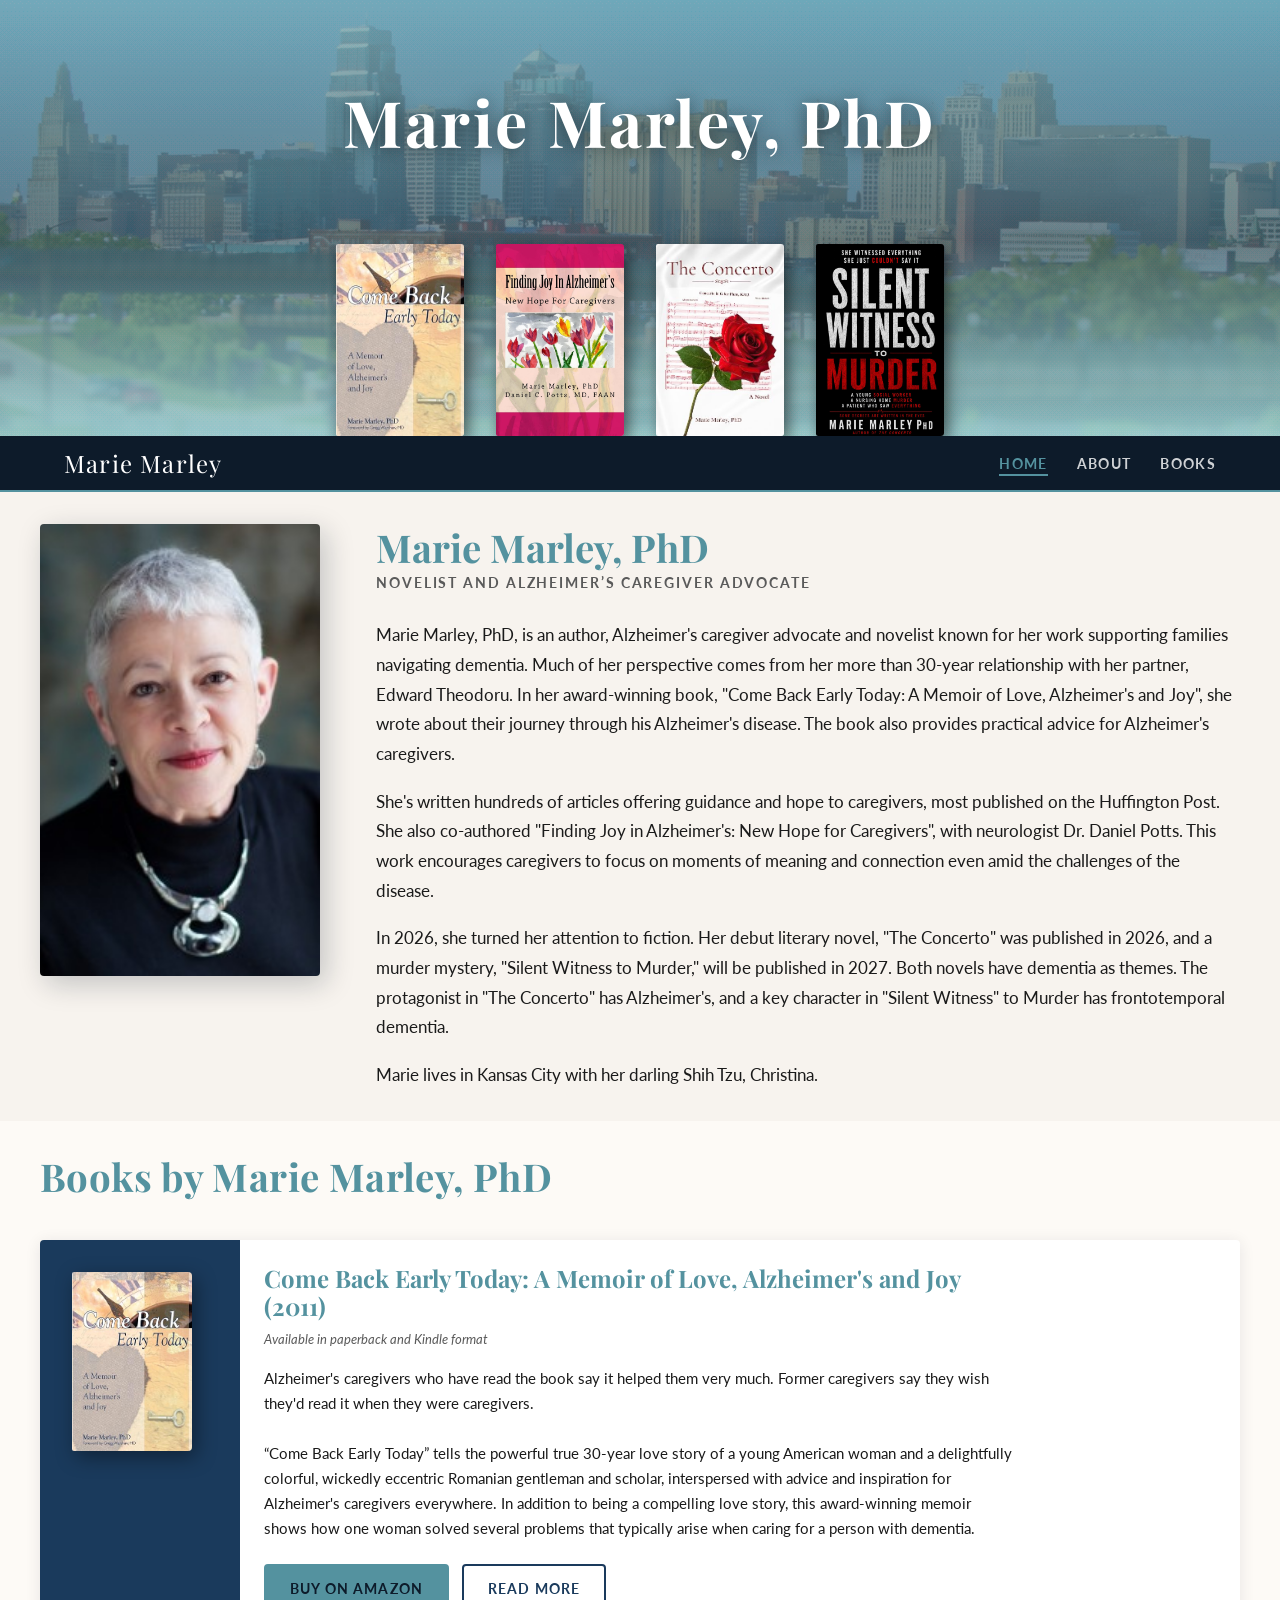
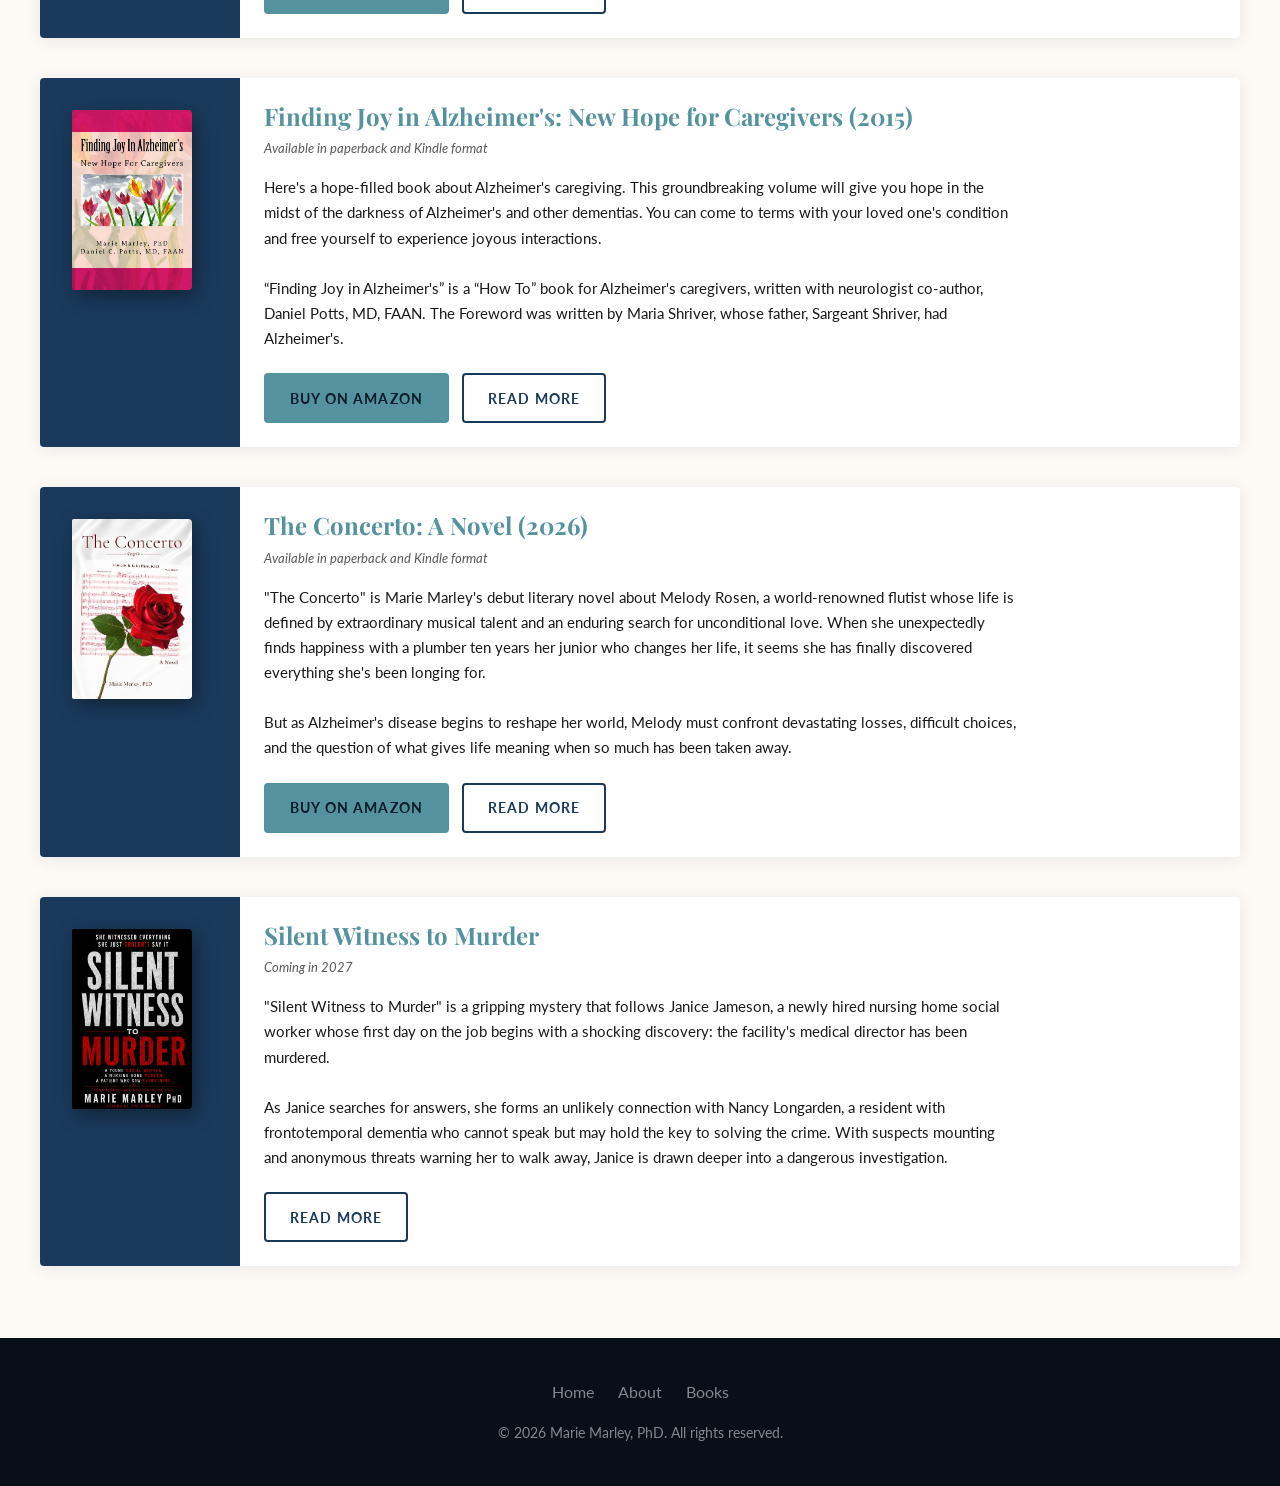
<file: index.html>
<!doctype html>
<html lang="en">
  <head>
    <meta charset="UTF-8" />
    <meta name="viewport" content="width=device-width, initial-scale=1.0" />

    <!-- === SEO Meta === -->
    <title>
      Marie Marley, PhD — Author | Novelist &amp; Alzheimer's Caregiving Expert
    </title>
    <meta
      name="description"
      content="Marie Marley, PhD, is the author of an award-winning memoir about her relationship with a colorful Romanian gentleman who developed Alzheimer's, a 'How To' book for Alzheimer's caregivers, a literary novel and a forthcoming mystery. She lives in Kansas City with her little Shih Tzu, Christina."
    />
    <meta
      name="keywords"
      content="Marie Marley,Marley,Come Back Early Today,Finding Joy in Alzheimer's,Finding Joy,The Concerto,Silent Witness to Murder,Silent Witness,Books about dementia,Books about Alzheimer's,Dementia, Alzheimer's"
    />
    <meta name="author" content="Marie Marley, PhD" />
    <meta name="robots" content="index, follow" />
    <link rel="canonical" href="https://www.mariemarley.com/" />

    <!-- === Open Graph === -->
    <meta property="og:type" content="website" />
    <meta
      property="og:title"
      content="Marie Marley, PhD — Author &amp; Caregiver Advocate"
    />
    <meta
      property="og:description"
      content="Marie Marley, PhD, is the author of an award-winning memoir about her relationship with a colorful Romanian gentleman who developed Alzheimer's, a 'How To' book for Alzheimer's caregivers, a literary novel and a forthcoming mystery. She lives in Kansas City with her little Shih Tzu, Christina."
    />
    <meta property="og:url" content="https://www.mariemarley.com/" />
    <meta property="og:site_name" content="Marie Marley, PhD" />
    <meta property="og:image" content="https://www.mariemarley.com/Marie.jpg" />

    <!-- === Twitter Card === -->
    <meta name="twitter:card" content="summary_large_image" />
    <meta name="twitter:title" content="Marie Marley, PhD — Author" />
    <meta
      name="twitter:description"
      content="Marie Marley, PhD, is the author of an award-winning memoir about her relationship with a colorful Romanian gentleman who developed Alzheimer's, a 'How To' book for Alzheimer's caregivers, a literary novel and a forthcoming mystery. She lives in Kansas City with her little Shih Tzu, Christina."
    />
    <meta
      name="twitter:image"
      content="https://www.mariemarley.com/Marie.jpg"
    />

    <!-- === Fonts === -->
    <link rel="preconnect" href="https://fonts.googleapis.com" />
    <link rel="preconnect" href="https://fonts.gstatic.com" crossorigin />
    <link
      href="https://fonts.googleapis.com/css2?family=Playfair+Display:ital,wght@0,400;0,700;1,400&family=Lato:wght@400;700&display=swap"
      rel="stylesheet"
    />

    <link rel="stylesheet" href="style.css" />

    <!-- === Schema.org JSON-LD === -->
    <script type="application/ld+json">
      {
        "@context": "https://schema.org",
        "@graph": [
          {
            "@type": "Person",
            "@id": "https://www.mariemarley.com/#author",
            "name": "Marie Marley",
            "honorificSuffix": "PhD",
            "jobTitle": "Author, Caregiver Advocate",
            "url": "https://www.mariemarley.com/",
            "image": "https://www.mariemarley.com/Marie.jpg",
            "description": "Marie Marley, PhD, is the author of an award-winning memoir, a “How To” book for Alzheimer's caregivers, a literary novel and a forthcoming mystery. She lives in Kansas City with her little Shih Tzu, Christina. ",
            "sameAs": ["https://www.amazon.com/author/mariemarley"]
          },
          {
            "@type": "WebSite",
            "@id": "https://www.mariemarley.com/#website",
            "url": "https://www.mariemarley.com/",
            "name": "Marie Marley, PhD",
            "description": "Official author website of Marie Marley, PhD.",
            "author": { "@id": "https://www.mariemarley.com/#author" }
          },
          {
            "@type": "Book",
            "name": "Come Back Early Today",
            "author": { "@id": "https://www.mariemarley.com/#author" },
            "url": "https://www.mariemarley.com/books/come-back-early-today.html",
            "description": "Award-winning 'Come Back Early Today' tells the powerful love story of a young American woman and a delightfully colorful, wickedly eccentric Romanian gentleman and scholar, with a focus on the time he had Alzheimer's. Caregivers say the book helped them very much; former caregivers say they wish they'd had it when they were caregivers.",
            "genre": "Memoir, Creative nonfiction"
          },
          {
            "@type": "Book",
            "name": "Finding Joy in Alzheimers",
            "author": { "@id": "https://www.mariemarley.com/#author" },
            "url": "https://www.mariemarley.com/books/finding-joy-in-alzheimers.html",
            "description": "'Finding Joy in Alzheimer's' is a “How To” book for Alzheimer's caregivers. This groundbreaking volume will give you hope in the midst of the darkness of Alzheimer's and other dementias. It will help you come to terms with your loved one's condition and free yourself to experience joyous interactions.",
            "genre": "Self Help, Nonfiction"
          },
          {
            "@type": "Book",
            "name": "The Concerto",
            "author": { "@id": "https://www.mariemarley.com/#author" },
            "url": "https://www.mariemarley.com/books/the-concerto.html",
            "description": "'The Concerto' tells the tale of Melody Rosen, a world-famous flute player, who falls in love with and marries a plumber. Her primary goal in life is to find unconditional love. But after she develops Alzheimer's, life goes steadily downhill and it seems she won't live to achieve her goal.",
            "genre": "Literary fiction, Fiction"
          },
          {
            "@type": "Book",
            "name": "Silent Witness to Murder",
            "author": { "@id": "https://www.mariemarley.com/#author" },
            "url": "https://www.mariemarley.com/books/silent-witness-to-murder.html",
            "description": "The last person Janice Jameson expects to see her first day on the job is the nursing home's elderly medical director, Marvin Donaldson. He's dead. “Silent Witness to Murder,” coming in July 2007, is a mystery about a young social worker turned amateur sleuth. To solve the crime, she must develop a bond and learn to communicate nonverbally with Nancy Longarden, a nursing home resident who is the only witness to the murder. Unfortunately, Nancy has frontotemporal dementia, which has rendered her unable to speak.",
            "genre": "Mystery, Fiction"
          }
        ]
      }
    </script>
    <meta http-equiv="X-Clacks-Overhead" content="GNU Terry Pratchett" />
  </head>

  <body>
    <!-- ======= SITE HEADER: Cityscape + Author Name ======= -->
    <header class="site-header" role="banner">
      <img
        src="kc-skyline-upscaled.png"
        alt="Kansas city skyline with aqua sky"
        class="hero-cityscape"
        aria-hidden="true"
      />
      <div class="hero-overlay" aria-hidden="true"></div>
      <div class="hero-content">
        <h1 class="hero-name">Marie Marley, PhD</h1>
      </div>

      <!-- ===== BOOKSHELF ===== -->
      <div class="shelf-wrapper">
        <div class="shelf-inner">
          <nav class="shelf-books" aria-label="Books by Marie Marley">
            <a
              href="books/come-back-early-today.html"
              class="shelf-book"
              aria-label="Come Back Early Today — Read more"
            >
              <img
                src="cbet-cover.jpg"
                alt="Come Back Early Today book cover"
                width="130"
                height="195"
              />
              <span class="shelf-book-label">Come Back<br />Early Today</span>
            </a>

            <a
              href="books/finding-joy-in-alzheimers.html"
              class="shelf-book"
              aria-label="Finding Joy in Alzheimers — Read more"
            >
              <img
                src="fjia-cover.jpg"
                alt="Finding Joy in Alzheimers book cover"
                width="130"
                height="195"
              />
              <span class="shelf-book-label"
                >Finding Joy<br />in Alzheimers</span
              >
            </a>

            <a
              href="books/the-concerto.html"
              class="shelf-book"
              aria-label="The Concerto — Read more"
            >
              <img
                src="concerto-cover.jpg"
                alt="The Concerto book cover"
                width="130"
                height="195"
              />
              <span class="shelf-book-label">The Concerto<br /> </span>
            </a>

            <a
              href="books/silent-witness-to-murder.html"
              class="shelf-book"
              aria-label="Silent Witness to Murder — Read more"
            >
              <img
                src="swtm-cover.jpg"
                alt="Silent Witness to Murder book cover"
                width="130"
                height="195"
              />
              <span class="shelf-book-label"
                >Silent Witness to Murder<br />
                Coming 2027</span
              >
            </a>
          </nav>
        </div>
      </div>
    </header>

    <!-- ======= STICKY NAV ======= -->
    <nav class="site-nav" role="navigation" aria-label="Main navigation">
      <div class="site-nav-inner">
        <a href="index.html" class="nav-logo">Marie <span>Marley</span></a>
        <ul class="nav-links">
          <li>
            <a href="index.html" class="active" aria-current="page">Home</a>
          </li>
          <li><a href="#about">About</a></li>
          <li><a href="#books">Books</a></li>
        </ul>
      </div>
    </nav>

    <main id="main-content">
      <!-- ======= ABOUT / BIO ======= -->
      <section class="about-section" id="about" aria-labelledby="about-heading">
        <div class="about-inner">
          <div class="about-photo-wrap">
            <img
              src="Marie.jpg"
              alt="Portrait of Marie Marley, PhD, author, Novelist and Caregiver Advocate"
              class="about-photo"
              width="300"
              height="360"
            />
          </div>

          <div class="about-text">
            <h2 id="about-heading">Marie Marley, PhD</h2>
            <span class="author-credential"
              >Novelist and Alzheimer&rsquo;s Caregiver Advocate</span
            >
            <p>
              Marie Marley, PhD, is an author, Alzheimer's caregiver advocate
              and novelist known for her work supporting families navigating
              dementia. Much of her perspective comes from her more than 30-year
              relationship with her partner, Edward Theodoru. In her
              award-winning book, "Come Back Early Today: A Memoir of Love,
              Alzheimer's and Joy", she wrote about their journey through his
              Alzheimer's disease. The book also provides practical advice for
              Alzheimer's caregivers.
            </p>
            <p>
              She's written hundreds of articles offering guidance and hope to
              caregivers, most published on the Huffington Post. She also
              co-authored "Finding Joy in Alzheimer's: New Hope for Caregivers",
              with neurologist Dr. Daniel Potts. This work encourages caregivers
              to focus on moments of meaning and connection even amid the
              challenges of the disease.
            </p>
            <p>
              In 2026, she turned her attention to fiction. Her debut literary
              novel, "The Concerto" was published in 2026, and a murder mystery,
              "Silent Witness to Murder," will be published in 2027. Both novels
              have dementia as themes. The protagonist in "The Concerto" has
              Alzheimer's, and a key character in "Silent Witness" to Murder has
              frontotemporal dementia.
            </p>
            <p>
              Marie lives in Kansas City with her darling
              Shih Tzu, Christina.
            </p>
          </div>
        </div>
      </section>

      <!-- ======= BOOKS ======= -->
      <section class="books-section" id="books" aria-labelledby="books-heading">
        <div class="books-section-inner">
          <h2 class="section-heading" id="books-heading">
            Books by Marie Marley, PhD
          </h2>

          <div class="books-grid">
            <!-- Book 1 -->
            <article
              class="book-card"
              itemscope
              itemtype="https://schema.org/Book"
            >
              <div class="book-card-cover">
                <a
                  href="books/come-back-early-today.html"
                  aria-label="Come Back Early Today — Read more"
                >
                  <img
                    src="cbet-cover.jpg"
                    alt="Come Back Early Today book cover"
                    itemprop="image"
                    width="160"
                    height="240"
                  />
                </a>
              </div>
              <div class="book-card-body">
                <h3 class="book-card-title" itemprop="name">
                  <a
                    href="books/come-back-early-today.html"
                    class="book-card-title"
                    aria-label="Read more about Come Back Early Today"
                  >
                    Come Back Early Today: A Memoir of Love, Alzheimer's and Joy
                    (2011)
                  </a>
                </h3>
                <p
                  class="book-card-subtitle"
                  itemprop="author"
                  content="Marie Marley, PhD"
                >
                  Available in paperback and Kindle format
                </p>
                <p class="book-card-desc" itemprop="description">
                  Alzheimer's caregivers who have read the book say it helped
                  them very much. Former caregivers say they wish they'd read it
                  when they were caregivers.<br />
                  <br />“Come Back Early Today” tells the powerful true 30-year
                  love story of a young American woman and a delightfully
                  colorful, wickedly eccentric Romanian gentleman and scholar,
                  interspersed with advice and inspiration for Alzheimer's
                  caregivers everywhere. In addition to being a compelling love
                  story, this award-winning memoir shows how one woman solved
                  several problems that typically arise when caring for a person
                  with dementia.
                </p>
                <div class="book-card-links">
                  <a
                    href="https://a.co/d/095ijXGt"
                    class="btn btn-primary"
                    target="_blank"
                    rel="noopener noreferrer"
                    aria-label="Buy Come Back Early Today on Amazon"
                    >Buy on Amazon</a
                  >
                  <a
                    href="books/come-back-early-today.html"
                    class="btn btn-outline"
                    aria-label="Read more about Come Back Early Today"
                    >Read more</a
                  >
                </div>
              </div>
            </article>

            <!-- Book 2 -->
            <article
              class="book-card"
              itemscope
              itemtype="https://schema.org/Book"
            >
              <div class="book-card-cover">
                <a
                  href="books/finding-joy-in-alzheimers.html"
                  aria-label="Finding Joy in Alzheimers — Read more"
                >
                  <img
                    src="fjia-cover.jpg"
                    alt="Finding Joy in Alzheimers book cover"
                    itemprop="image"
                    width="160"
                    height="240"
                  />
                </a>
              </div>
              <div class="book-card-body">
                <h3 class="book-card-title" itemprop="name">
                  <a
                    href="books/finding-joy-in-alzheimers.html"
                    class="book-card-title"
                    aria-label="Read more about Finding Joy in Alzheimers"
                    >Finding Joy in Alzheimer's: New Hope for Caregivers
                    (2015)</a
                  >
                </h3>
                <p
                  class="book-card-subtitle"
                  itemprop="author"
                  content="Marie Marley, PhD"
                >
                  Available in paperback and Kindle format
                </p>
                <p class="book-card-desc" itemprop="description">
                  Here's a hope-filled book about Alzheimer's caregiving. This
                  groundbreaking volume will give you hope in the midst of the
                  darkness of Alzheimer's and other dementias. You can come to
                  terms with your loved one's condition and free yourself to
                  experience joyous interactions.<br />
                  <br />“Finding Joy in Alzheimer's” is a “How To” book for
                  Alzheimer's caregivers, written with neurologist co-author,
                  Daniel Potts, MD, FAAN. The Foreword was written by Maria
                  Shriver, whose father, Sargeant Shriver, had Alzheimer's.
                </p>
                <div class="book-card-links">
                  <a
                    href="https://a.co/d/01HgkYI9"
                    class="btn btn-primary"
                    target="_blank"
                    rel="noopener noreferrer"
                    aria-label="Buy Finding Joy in Alzheimers on Amazon"
                    >Buy on Amazon</a
                  >
                  <a
                    href="books/finding-joy-in-alzheimers.html"
                    class="btn btn-outline"
                    aria-label="Read more about Finding Joy in Alzheimers"
                    >Read more</a
                  >
                </div>
              </div>
            </article>

            <!-- Book 3 -->
            <article
              class="book-card"
              itemscope
              itemtype="https://schema.org/Book"
            >
              <div class="book-card-cover">
                <a
                  href="books/the-concerto.html"
                  aria-label="The Concerto — Read more"
                >
                  <img
                    src="concerto-cover.jpg"
                    alt="The Concerto book cover"
                    itemprop="image"
                    width="160"
                    height="240"
                  />
                </a>
              </div>
              <div class="book-card-body">
                <h3 class="book-card-title" itemprop="name">
                  <a
                    href="books/the-concerto.html"
                    class="book-card-title"
                    aria-label="Read more about The Concerto"
                    >The Concerto: A Novel (2026)</a
                  >
                </h3>
                <p
                  class="book-card-subtitle"
                  itemprop="author"
                  content="Marie Marley, PhD"
                >
                  Available in paperback and Kindle format
                </p>
                <p class="book-card-desc" itemprop="description">
                  "The Concerto" is Marie Marley's debut literary novel about
                  Melody Rosen, a world-renowned flutist whose life is defined
                  by extraordinary musical talent and an enduring search for
                  unconditional love. When she unexpectedly finds happiness with
                  a plumber ten years her junior who changes her life, it seems
                  she has finally discovered everything she's been longing for.
                  <br /><br />
                  But as Alzheimer's disease begins to reshape her world, Melody
                  must confront devastating losses, difficult choices, and the
                  question of what gives life meaning when so much has been
                  taken away.
                </p>
                <div class="book-card-links">
                  <a
                    href="https://www.amazon.com/gp/product/B0HKKL2ZJB"
                    class="btn btn-primary"
                    target="_blank"
                    rel="noopener noreferrer"
                    aria-label="Buy The Concerto on Amazon"
                    >Buy on Amazon</a
                  >
                  <a
                    href="books/the-concerto.html"
                    class="btn btn-outline"
                    aria-label="Read more about The Concerto"
                    >Read more</a
                  >
                </div>
              </div>
            </article>

            <!-- Book 4 -->
            <article
              class="book-card"
              itemscope
              itemtype="https://schema.org/Book"
            >
              <div class="book-card-cover">
                <a
                  href="books/silent-witness-to-murder.html"
                  aria-label="Silent Witness to Murder — Read more"
                >
                  <img
                    src="swtm-cover.jpg"
                    alt="Silent Witness to Murder book cover"
                    itemprop="image"
                    width="160"
                    height="240"
                  />
                </a>
              </div>
              <div class="book-card-body">
                <h3 class="book-card-title" itemprop="name">
                  <a
                    href="books/silent-witness-to-murder.html"
                    class="book-card-title"
                    aria-label="Read more about Silent Witness to Murder"
                    >Silent Witness to Murder</a
                  >
                </h3>
                <p
                  class="book-card-subtitle"
                  itemprop="author"
                  content="Marie Marley, PhD"
                >
                  Coming in 2027
                </p>
                <p class="book-card-desc" itemprop="description">
                  "Silent Witness to Murder" is a gripping
                  mystery that follows Janice Jameson, a newly hired nursing
                  home social worker whose first day on the job begins with a
                  shocking discovery: the facility's medical director has been
                  murdered.
                  <br /><br />
                  As Janice searches for answers, she forms an unlikely
                  connection with Nancy Longarden, a resident with
                  frontotemporal dementia who cannot speak but may hold the key
                  to solving the crime. With suspects mounting and anonymous
                  threats warning her to walk away, Janice is drawn deeper into
                  a dangerous investigation.
                </p>
                <div class="book-card-links">
                  <a
                    href="books/silent-witness-to-murder.html"
                    class="btn btn-outline"
                    aria-label="Read more about Silent Witness to Murder"
                    >Read more</a
                  >
                </div>
              </div>
            </article>
          </div>
        </div>
      </section>
    </main>

    <!-- ======= FOOTER ======= -->
    <footer class="site-footer" role="contentinfo">
      <div class="footer-inner">
        <ul class="footer-links">
          <li><a href="index.html">Home</a></li>
          <li><a href="#about">About</a></li>
          <li><a href="#books">Books</a></li>
        </ul>
        <p class="footer-copy">
          &copy; <span id="yr"></span> Marie Marley, PhD. All rights reserved.
        </p>
      </div>
    </footer>

    <script>
      document.getElementById("yr").textContent = new Date().getFullYear();
    </script>
  </body>
</html>
</file>
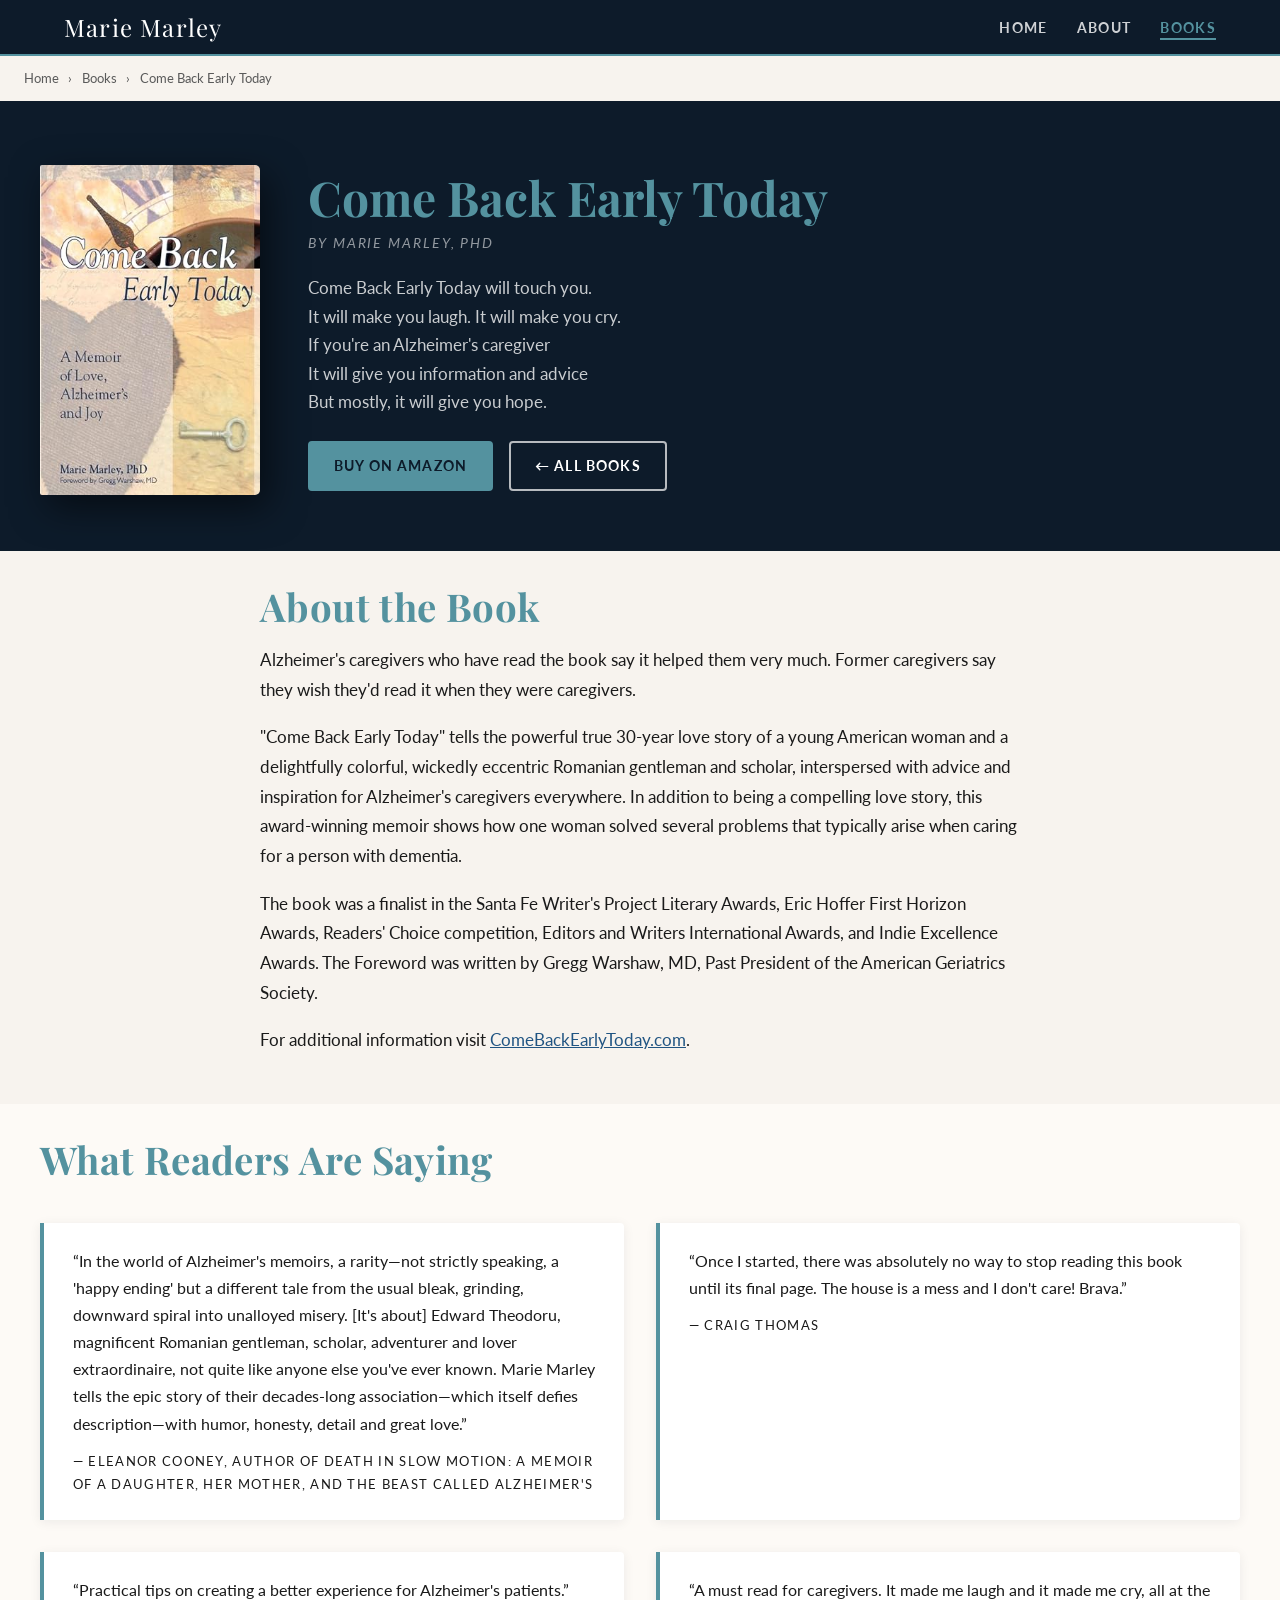
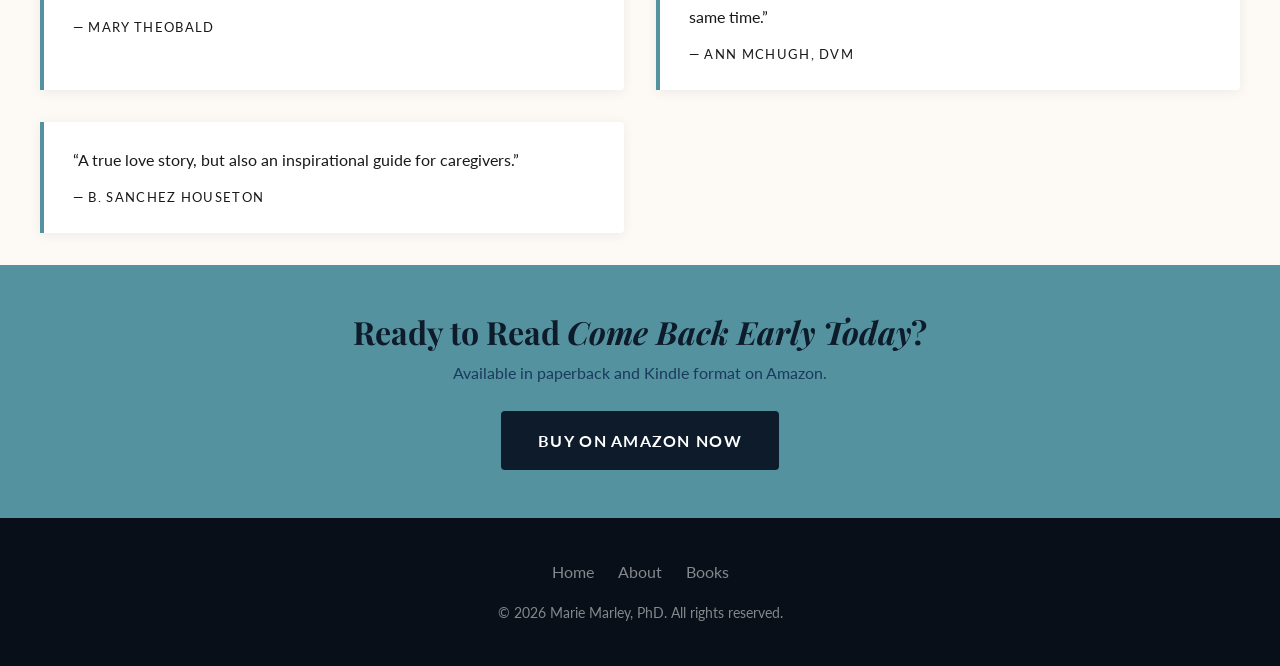
<file: books/come-back-early-today.html>
<!doctype html>
<html lang="en">
  <head>
    <meta charset="UTF-8" />
    <meta name="viewport" content="width=device-width, initial-scale=1.0" />

    <title>Come Back Early Today — Marie Marley, PhD</title>
    <meta
      name="description"
      content="Award-winning 'Come Back Early Today' tells the powerful love story of a young American woman and a delightfully colorful, wickedly eccentric Romanian gentleman and scholar, with a focus on the time he had Alzheimer's"
    />    
    <meta
      name="keywords"
      content="Memoir, Nonfiction, Alzheimer's, Dementia, Alzheimer's caregiving, Dementia caregiving, Caregiving, Marie Marley, Marley, Theodoru, Edward Theodoru, Ed Theodoru, Romance, Love story, Come Back Early Today"
    />
    <meta name="author" content="Marie Marley, PhD" />
    <meta name="robots" content="index, follow" />
    <link
      rel="canonical"
      href="https://www.mariemarley.com/books/come-back-early-today.html"
    />

    <meta property="og:type" content="book" />
    <meta
      property="og:title"
      content="Come Back Early Today — Marie Marley, PhD"
    />
    <meta
      property="og:description"
      content="Award-winning 'Come Back Early Today' tells the powerful love story of a young American woman and a delightfully colorful, wickedly eccentric Romanian gentleman and scholar, with a focus on the time he had Alzheimer's"
    />
    <meta
      property="og:url"
      content="https://www.mariemarley.com/books/come-back-early-today.html"
    />
    <meta
      property="og:image"
      content="https://www.mariemarley.com/cbet-cover.jpg"
    />
    <meta property="books:author" content="Marie Marley, PhD" />

    <link rel="preconnect" href="https://fonts.googleapis.com" />
    <link rel="preconnect" href="https://fonts.gstatic.com" crossorigin />
    <link
      href="https://fonts.googleapis.com/css2?family=Playfair+Display:ital,wght@0,400;0,700;1,400&family=Lato:wght@400;700&display=swap"
      rel="stylesheet"
    />
    <link rel="stylesheet" href="../style.css" />

    <script type="application/ld+json">
      {
        "@context": "https://schema.org",
        "@type": "Book",
        "name": "Come Back Early Today",
        "author": {
          "@type": "Person",
          "name": "Marie Marley",
          "honorificSuffix": "PhD",
          "url": "https://www.mariemarley.com/"
        },
        "url": "https://www.mariemarley.com/books/come-back-early-today.html",
        "description": "Award-winning 'Come Back Early Today' tells the powerful love story of a young American woman and a delightfully colorful, wickedly eccentric Romanian gentleman and scholar, with a focus on the time he had Alzheimer's. Caregivers say the book helped them very much; former caregivers say they wish they'd had it when they were caregivers.",
        "genre": ["Memoir", "Creative nonfiction", "Alzheimers"],
        "inLanguage": "en",
        "offers": {
          "@type": "Offer",
          "url": "https://a.co/d/095ijXGt",
          "availability": "https://schema.org/InStock",
          "seller": { "@type": "Organization", "name": "Amazon" }
        }
      }
    </script>
    <meta http-equiv="X-Clacks-Overhead" content="GNU Terry Pratchett" />  
  </head>

  <body>
    <!-- Nav -->
    <nav class="site-nav" role="navigation" aria-label="Main navigation">
      <div class="site-nav-inner">
        <a href="../index.html" class="nav-logo">Marie <span>Marley</span></a>
        <ul class="nav-links">
          <li><a href="../index.html">Home</a></li>
          <li><a href="../index.html#about">About</a></li>
          <li>
            <a href="../index.html#books" class="active" aria-current="page"
              >Books</a
            >
          </li>
        </ul>
      </div>
    </nav>

    <!-- Breadcrumb -->
    <nav class="breadcrumb" aria-label="Breadcrumb">
      <a href="../index.html">Home</a>
      <span aria-hidden="true">›</span>
      <a href="../index.html#books">Books</a>
      <span aria-hidden="true">›</span>
      Come Back Early Today
    </nav>

    <main id="main-content">
      <!-- Hero -->
      <section class="book-hero" aria-labelledby="book-title">
        <div class="book-hero-inner">
          <div class="book-hero-cover">
            <img
              src="../cbet-cover.jpg"
              alt="Come Back Early Today book cover"
              width="220"
              height="330"
            />
          </div>
          <div class="book-hero-meta">
            <h1 id="book-title">Come Back Early Today</h1>
            <p class="book-subtitle-line">By Marie Marley, PhD</p>
            <p>
              Come Back Early Today will touch you.<br />
              It will make you laugh. It will make you cry.<br />
              If you're an Alzheimer's caregiver<br />
              It will give you information and advice<br />
              But mostly, it will give you hope.
            </p>
            <div class="book-cta-group">
              <a
                href="https://a.co/d/095ijXGt"
                class="btn btn-primary"
                target="_blank"
                rel="noopener noreferrer"
                aria-label="Buy Come Back Early Today on Amazon (opens in new tab)"
                >Buy on Amazon</a
              >
              <a href="../index.html#books" class="btn btn-ghost"
                >← All Books</a
              >
            </div>
          </div>
        </div>
      </section>

      <!-- Description -->
      <section class="book-desc-section" aria-labelledby="desc-heading">
        <div class="book-desc-inner">
          <h2 id="desc-heading" class="section-heading">About the Book</h2>
          <p>
            Alzheimer's caregivers who have read the book say it helped them
            very much. Former caregivers say they wish they'd read it when they
            were caregivers.
          </p>
          <p>
            "Come Back Early Today" tells the powerful true 30-year love story of a
            young American woman and a delightfully colorful, wickedly eccentric
            Romanian gentleman and scholar, interspersed with advice and
            inspiration for Alzheimer's caregivers everywhere. In addition to
            being a compelling love story, this award-winning memoir shows how
            one woman solved several problems that typically arise when caring
            for a person with dementia.
          </p>
          <p>
            The book was a finalist in the Santa Fe Writer's Project Literary
            Awards, Eric Hoffer First Horizon Awards, Readers' Choice
            competition, Editors and Writers International Awards, and Indie
            Excellence Awards. The Foreword was written by Gregg Warshaw, MD,
            Past President of the American Geriatrics Society.
          </p>
          <p>
            For additional information visit
            <a href="http://www.comebackearlytoday.com">ComeBackEarlyToday.com</a
            >.
          </p>
        </div>
      </section>

      <!-- Reviews -->
      <section class="reviews-section" aria-labelledby="reviews-heading">
        <div class="reviews-inner">
          <h2 class="section-heading" id="reviews-heading">
            What Readers Are Saying
          </h2>
          <div class="reviews-grid">
            <div class="review-card">
              <p class="review-text">
                &ldquo;In the world of Alzheimer's memoirs, a rarity—not
                strictly speaking, a 'happy ending' but a different tale from
                the usual bleak, grinding, downward spiral into unalloyed
                misery. [It's about] Edward Theodoru, magnificent Romanian
                gentleman, scholar, adventurer and lover extraordinaire, not
                quite like anyone else you've ever known. Marie Marley tells the
                epic story of their decades-long association—which itself defies
                description—with humor, honesty, detail and great love.&rdquo;
              </p>
              <p class="review-attribution">
                &mdash; Eleanor Cooney, Author of Death in Slow Motion: a Memoir
                of a Daughter, her Mother, and the Beast Called Alzheimer's
              </p>
            </div>

            <div class="review-card">
              <p class="review-text">
                &ldquo;Once I started, there was absolutely no way to stop
                reading this book until its final page. The house is a mess and
                I don't care! Brava.&rdquo;
              </p>
              <p class="review-attribution">&mdash; Craig Thomas</p>
            </div>

            <div class="review-card">
              <p class="review-text">
                &ldquo;Practical tips on creating a better experience for
                Alzheimer's patients.&rdquo;
              </p>
              <p class="review-attribution">&mdash; Mary Theobald</p>
            </div>

            <div class="review-card">
              <p class="review-text">
                &ldquo;A must read for caregivers. It made me laugh and it made
                me cry, all at the same time.&rdquo;
              </p>
              <p class="review-attribution">&mdash; Ann McHugh, DVM</p>
            </div>

            <div class="review-card">
              <p class="review-text">
                &ldquo;A true love story, but also an inspirational guide for
                caregivers.&rdquo;
              </p>
              <p class="review-attribution">&mdash; B. Sanchez Houseton</p>
            </div>
          </div>
        </div>
      </section>

      <!-- CTA Banner -->
      <section class="book-cta-banner" aria-labelledby="cta-heading">
        <h2 id="cta-heading">Ready to Read <em>Come Back Early Today</em>?</h2>
        <p>Available in paperback and Kindle format on Amazon.</p>
        <a
          href="https://a.co/d/095ijXGt"
          class="btn btn-primary"
          target="_blank"
          rel="noopener noreferrer"
          aria-label="Buy Come Back Early Today on Amazon"
          >Buy on Amazon Now</a
        >
      </section>
    </main>

    <!-- Footer -->
    <footer class="site-footer" role="contentinfo">
      <div class="footer-inner">
        <ul class="footer-links">
          <li><a href="../index.html">Home</a></li>
          <li><a href="../index.html#about">About</a></li>
          <li><a href="../index.html#books">Books</a></li>
        </ul>
        <p class="footer-copy">
          &copy; <span id="yr"></span> Marie Marley, PhD. All rights reserved.
        </p>
      </div>
    </footer>
    <script>
      document.getElementById("yr").textContent = new Date().getFullYear();
    </script>
  </body>
</html>
</file>
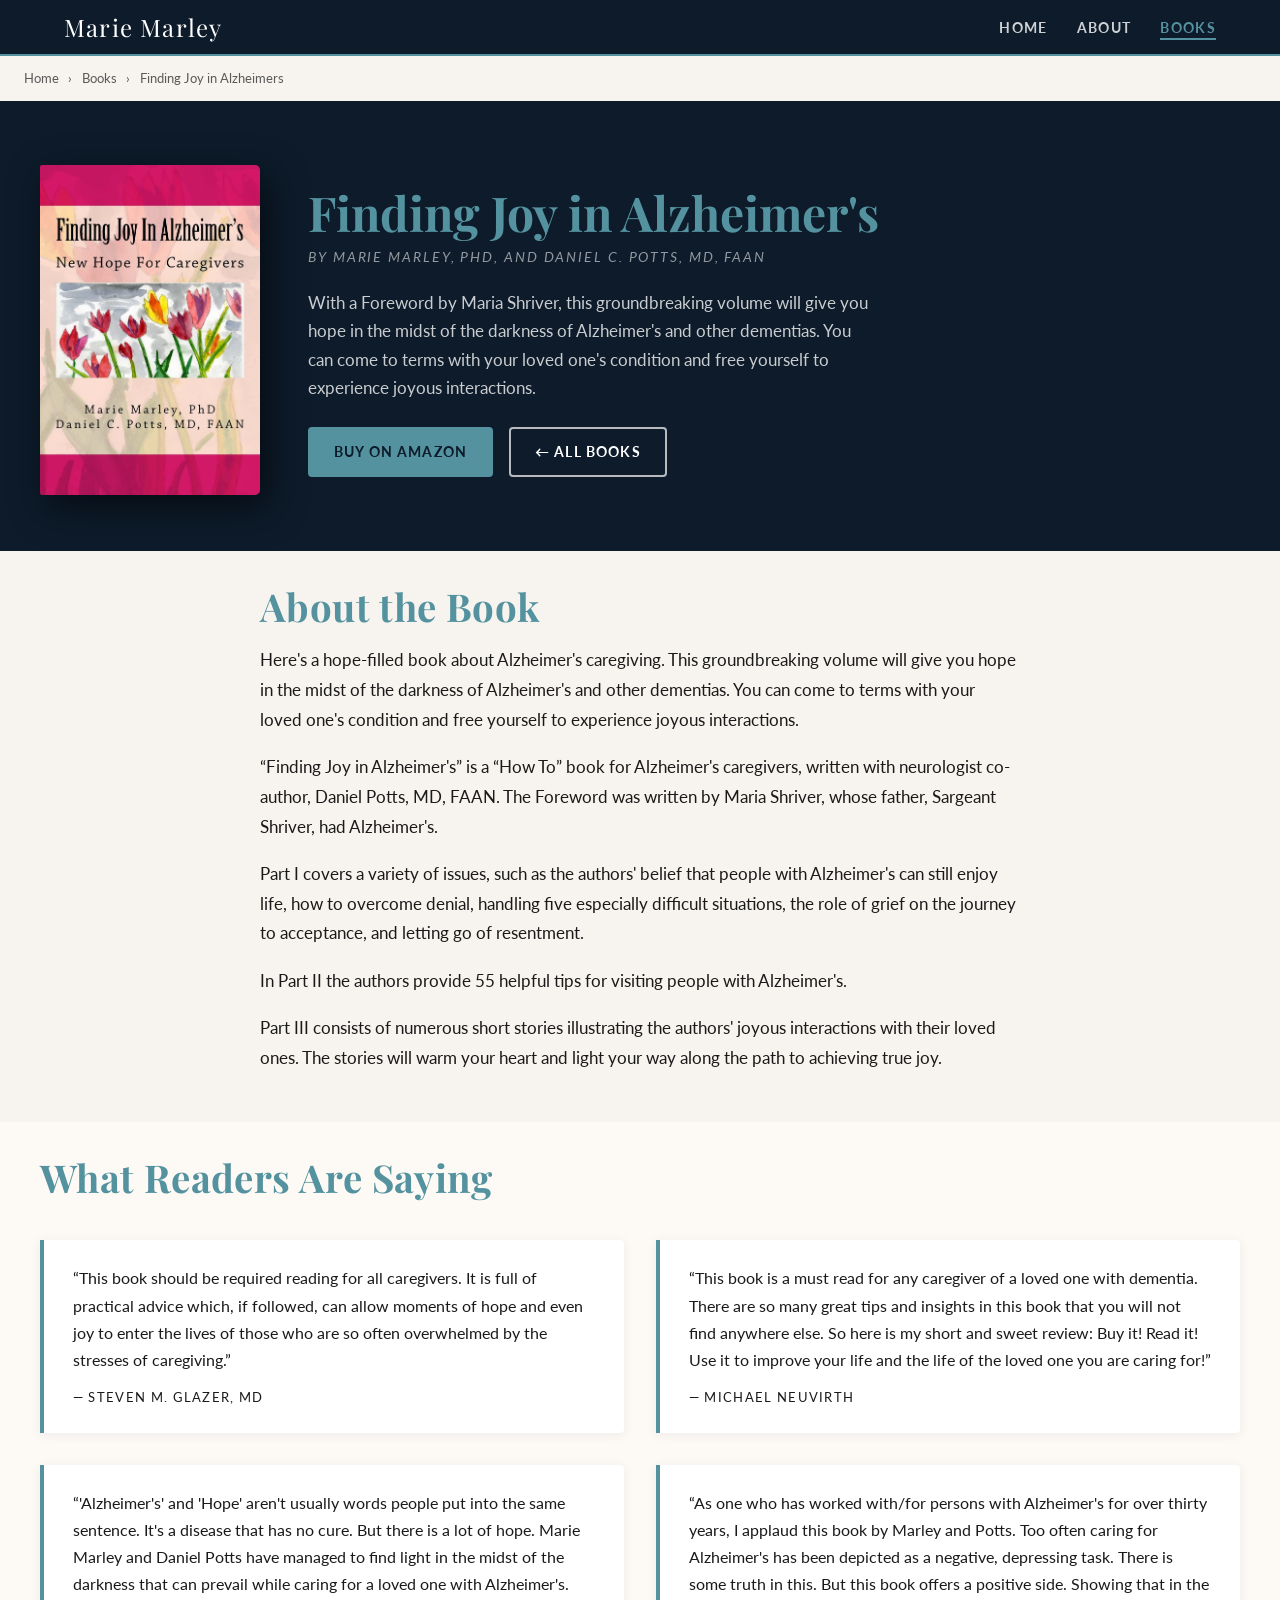
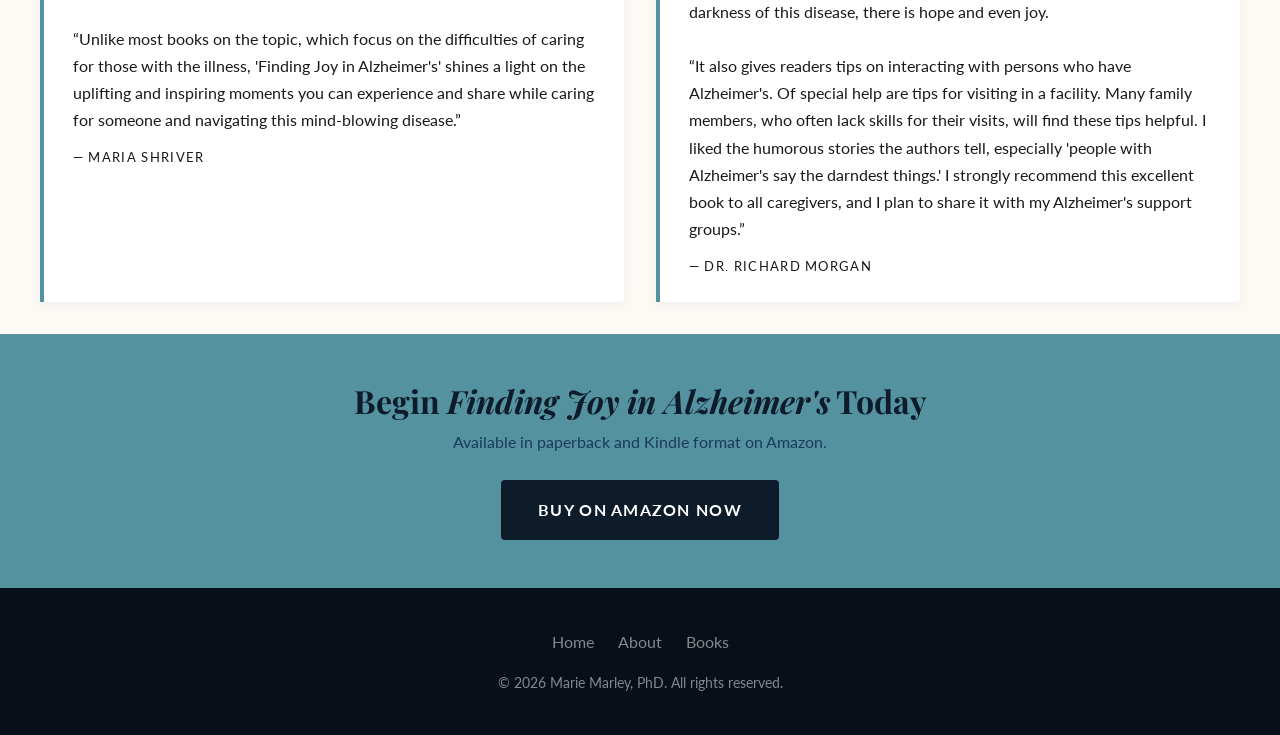
<file: books/finding-joy-in-alzheimers.html>
<!doctype html>
<html lang="en">
  <head>
    <meta charset="UTF-8" />
    <meta name="viewport" content="width=device-width, initial-scale=1.0" />

    <title>
      Finding Joy in Alzheimers — Marie Marley, PhD, and Daniel C. Potts, MD,
      FAAN
    </title>
    <meta
      name="description"
      content="Here's a hope-filled book about Alzheimer's caregiving. This groundbreaking volume will give you hope in the midst of the darkness of Alzheimer's and other dementias."
    />
    <meta
      name="keywords"
      content="Self help, Nonfiction, Alzheimer's, Dementia, Alzheimer's caregiving, Dementia caregiving, Caregiving, Marie Marley, Marley, Daniel Potts, Potts, Finding Joy in Alzheimer's"
    />
    <meta name="author" content="Marie Marley, PhD" />
    <meta name="robots" content="index, follow" />
    <link
      rel="canonical"
      href="https://www.mariemarley.com/books/finding-joy-in-alzheimers.html"
    />

    <meta property="og:type" content="book" />
    <meta
      property="og:title"
      content="Finding Joy in Alzheimers — Marie Marley, PhD, and Daniel C. Potts, MD, FAAN"
    />
    <meta
      property="og:description"
      content="Here's a hope-filled book about Alzheimer's caregiving. This groundbreaking volume will give you hope in the midst of the darkness of Alzheimer's and other dementias."
    />
    <meta
      property="og:url"
      content="https://www.mariemarley.com/books/finding-joy-in-alzheimers.html"
    />
    <meta
      property="og:image"
      content="https://www.mariemarley.com/fjia-cover.jpg"
    />

    <link rel="preconnect" href="https://fonts.googleapis.com" />
    <link rel="preconnect" href="https://fonts.gstatic.com" crossorigin />
    <link
      href="https://fonts.googleapis.com/css2?family=Playfair+Display:ital,wght@0,400;0,700;1,400&family=Lato:wght@400;700&display=swap"
      rel="stylesheet"
    />
    <link rel="stylesheet" href="../style.css" />

    <script type="application/ld+json">
      {
        "@context": "https://schema.org",
        "@type": "Book",
        "name": "Finding Joy in Alzheimer's",
        "author": {
          "@type": "Person",
          "name": "Marie Marley",
          "honorificSuffix": "PhD",
          "url": "https://www.mariemarley.com/"
        },
        "url": "https://www.mariemarley.com/books/finding-joy-in-alzheimers.html",
        "description": "'Finding Joy in Alzheimer's' is a “How To” book for Alzheimer's caregivers. This groundbreaking volume will give you hope in the midst of the darkness of Alzheimer's and other dementias. It will help you come to terms with your loved one's condition and free yourself to experience joyous interactions.",
        "genre": ["Self Help", "Nonnfiction"],
        "inLanguage": "en",
        "offers": {
          "@type": "Offer",
          "url": "https://a.co/d/01HgkYI9",
          "availability": "https://schema.org/InStock",
          "seller": { "@type": "Organization", "name": "Amazon" }
        }
      }
    </script>
    <meta http-equiv="X-Clacks-Overhead" content="GNU Terry Pratchett" />
  </head>

  <body>
    <nav class="site-nav" role="navigation" aria-label="Main navigation">
      <div class="site-nav-inner">
        <a href="../index.html" class="nav-logo">Marie <span>Marley</span></a>
        <ul class="nav-links">
          <li><a href="../index.html">Home</a></li>
          <li><a href="../index.html#about">About</a></li>
          <li>
            <a href="../index.html#books" class="active" aria-current="page"
              >Books</a
            >
          </li>
        </ul>
      </div>
    </nav>

    <nav class="breadcrumb" aria-label="Breadcrumb">
      <a href="../index.html">Home</a>
      <span aria-hidden="true">›</span>
      <a href="../index.html#books">Books</a>
      <span aria-hidden="true">›</span>
      Finding Joy in Alzheimers
    </nav>

    <main id="main-content">
      <section class="book-hero" aria-labelledby="book-title">
        <div class="book-hero-inner">
          <div class="book-hero-cover">
            <img
              src="../fjia-cover.jpg"
              alt="Finding Joy in Alzheimers book cover"
              width="220"
              height="330"
            />
          </div>
          <div class="book-hero-meta">
            <h1 id="book-title">Finding Joy in Alzheimer's</h1>
            <p class="book-subtitle-line">
              By Marie Marley, PhD, and Daniel C. Potts, MD, FAAN
            </p>
            <p>
              With a Foreword by Maria Shriver, this groundbreaking volume will
              give you hope in the midst of the darkness of Alzheimer's and
              other dementias. You can come to terms with your loved one's
              condition and free yourself to experience joyous interactions.
            </p>
            <div class="book-cta-group">
              <a
                href="https://a.co/d/01HgkYI9"
                class="btn btn-primary"
                target="_blank"
                rel="noopener noreferrer"
                aria-label="Buy Finding Joy in Alzheimers on Amazon (opens in new tab)"
                >Buy on Amazon</a
              >
              <a href="../index.html#books" class="btn btn-ghost"
                >← All Books</a
              >
            </div>
          </div>
        </div>
      </section>

      <section class="book-desc-section" aria-labelledby="desc-heading">
        <div class="book-desc-inner">
          <h2 id="desc-heading" class="section-heading">About the Book</h2>
          <p>
            Here's a hope-filled book about Alzheimer's caregiving. This
            groundbreaking volume will give you hope in the midst of the
            darkness of Alzheimer's and other dementias. You can come to terms
            with your loved one's condition and free yourself to experience
            joyous interactions.
          </p>
          <p>
            “Finding Joy in Alzheimer's” is a “How To” book for Alzheimer's
            caregivers, written with neurologist co-author, Daniel Potts, MD,
            FAAN. The Foreword was written by Maria Shriver, whose father,
            Sargeant Shriver, had Alzheimer's.
          </p>
          <p>
            Part I covers a variety of issues, such as the authors' belief that
            people with Alzheimer's can still enjoy life, how to overcome
            denial, handling five especially difficult situations, the role of
            grief on the journey to acceptance, and letting go of resentment.
          </p>
          <p>
            In Part II the authors provide 55 helpful tips for visiting people
            with Alzheimer's.
          </p>
          <p>
            Part III consists of numerous short stories illustrating the
            authors' joyous interactions with their loved ones. The stories will
            warm your heart and light your way along the path to achieving true
            joy.
          </p>
        </div>
      </section>

      <section class="reviews-section" aria-labelledby="reviews-heading">
        <div class="reviews-inner">
          <h2 class="section-heading" id="reviews-heading">
            What Readers Are Saying
          </h2>
          <div class="reviews-grid">
            <div class="review-card">
              <p class="review-text">
                &ldquo;This book should be required reading for all caregivers.
                It is full of practical advice which, if followed, can allow
                moments of hope and even joy to enter the lives of those who are
                so often overwhelmed by the stresses of caregiving.&rdquo;
              </p>
              <p class="review-attribution">&mdash; Steven M. Glazer, MD</p>
            </div>

            <div class="review-card">
              <p class="review-text">
                &ldquo;This book is a must read for any caregiver of a loved one
                with dementia. There are so many great tips and insights in this
                book that you will not find anywhere else. So here is my short
                and sweet review: Buy it! Read it! Use it to improve your life
                and the life of the loved one you are caring for!&rdquo;
              </p>
              <p class="review-attribution">&mdash; Michael Neuvirth</p>
            </div>
            <div class="review-card">
              <p class="review-text">
                &ldquo;'Alzheimer's' and 'Hope' aren't usually words people put
                into the same sentence. It's a disease that has no cure. But
                there is a lot of hope. Marie Marley and Daniel Potts have
                managed to find light in the midst of the darkness that can
                prevail while caring for a loved one with Alzheimer's.
                <br /><br />
                &ldquo;Unlike most books on the topic, which focus on the
                difficulties of caring for those with the illness, 'Finding Joy
                in Alzheimer's' shines a light on the uplifting and inspiring
                moments you can experience and share while caring for someone
                and navigating this mind-blowing disease.&rdquo;
              </p>
              <p class="review-attribution">&mdash; Maria Shriver</p>
            </div>

            <div class="review-card">
              <p class="review-text">
                &ldquo;As one who has worked with/for persons with Alzheimer's
                for over thirty years, I applaud this book by Marley and Potts.
                Too often caring for Alzheimer's has been depicted as a
                negative, depressing task. There is some truth in this. But this
                book offers a positive side. Showing that in the darkness of
                this disease, there is hope and even joy.<br /><br />
                &ldquo;It also gives readers tips on interacting with persons
                who have Alzheimer's. Of special help are tips for visiting in a
                facility. Many family members, who often lack skills for their
                visits, will find these tips helpful. I liked the humorous
                stories the authors tell, especially 'people with Alzheimer's
                say the darndest things.' I strongly recommend this excellent
                book to all caregivers, and I plan to share it with my
                Alzheimer's support groups.&rdquo;
              </p>
              <p class="review-attribution">&mdash; Dr. Richard Morgan</p>
            </div>
          </div>
        </div>
      </section>

      <section class="book-cta-banner" aria-labelledby="cta-heading">
        <h2 id="cta-heading">
          Begin <em>Finding Joy in Alzheimer's</em> Today
        </h2>
        <p>Available in paperback and Kindle format on Amazon.</p>
        <a
          href="https://a.co/d/01HgkYI9"
          class="btn btn-primary"
          target="_blank"
          rel="noopener noreferrer"
          >Buy on Amazon Now</a
        >
      </section>
    </main>

    <footer class="site-footer" role="contentinfo">
      <div class="footer-inner">
        <ul class="footer-links">
          <li><a href="../index.html">Home</a></li>
          <li><a href="../index.html#about">About</a></li>
          <li><a href="../index.html#books">Books</a></li>
        </ul>
        <p class="footer-copy">
          &copy; <span id="yr"></span> Marie Marley, PhD. All rights reserved.
        </p>
      </div>
    </footer>
    <script>
      document.getElementById("yr").textContent = new Date().getFullYear();
    </script>
  </body>
</html>
</file>
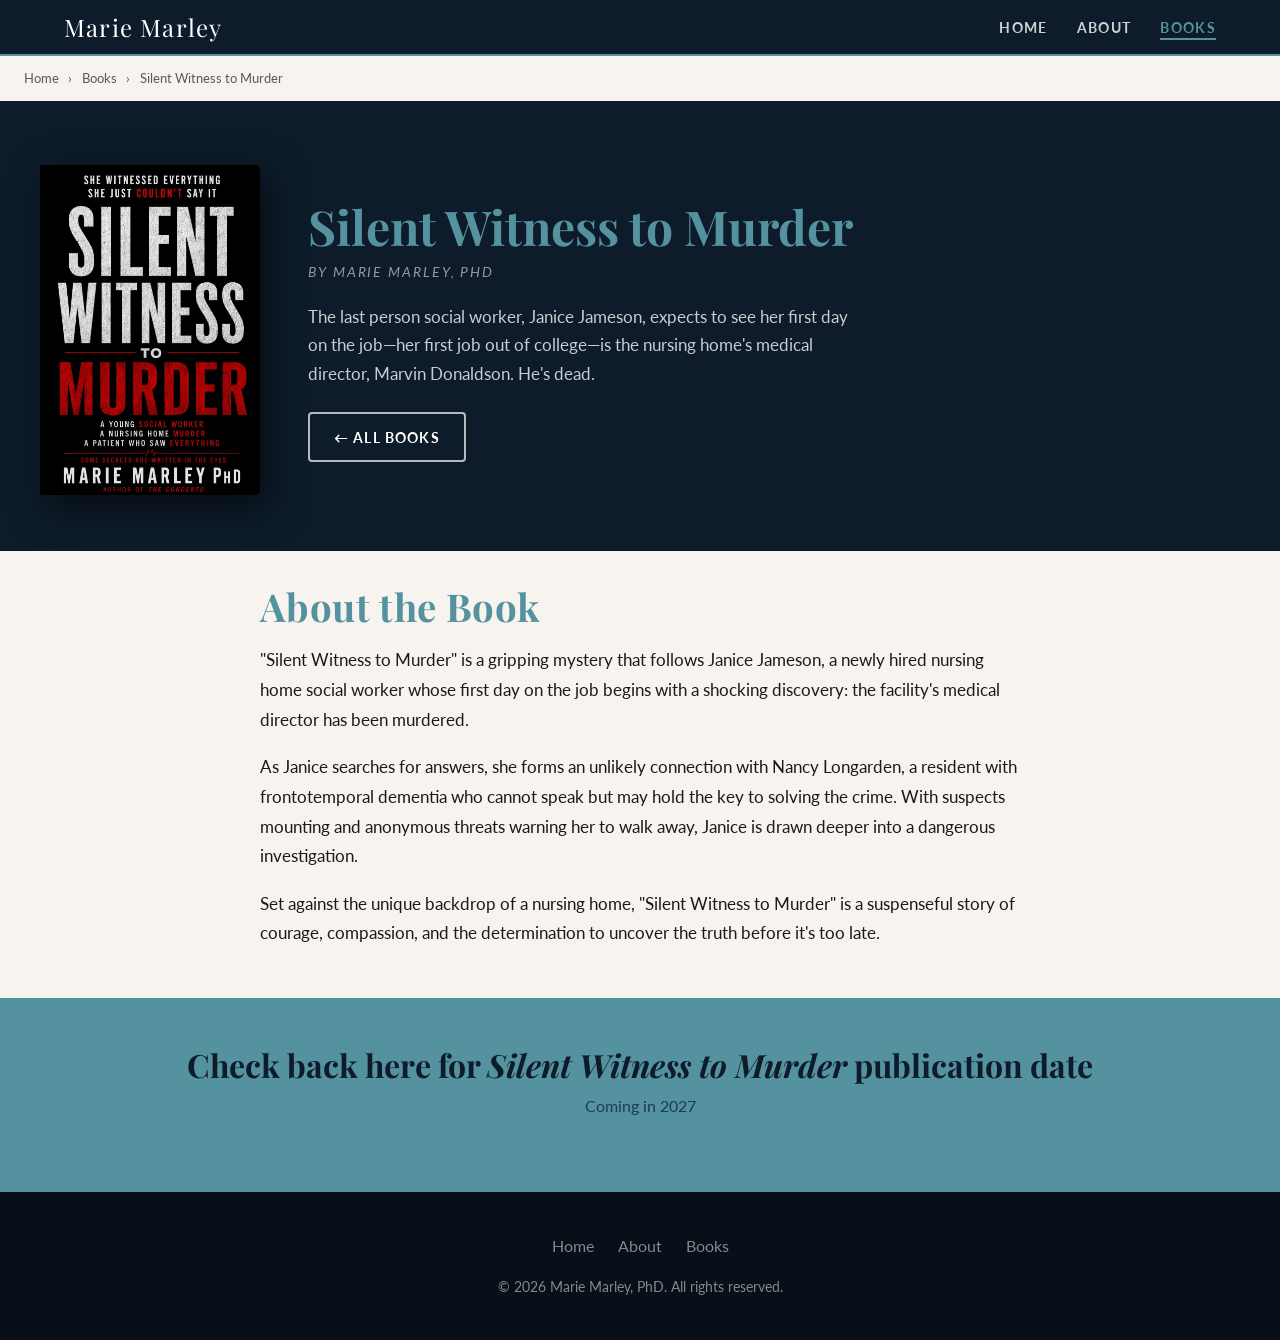
<file: books/silent-witness-to-murder.html>
<!doctype html>
<html lang="en">
  <head>
    <meta charset="UTF-8" />
    <meta name="viewport" content="width=device-width, initial-scale=1.0" />

    <title>Silent Witness to Murder — Marie Marley, PhD</title>
    <meta
      name="description"
      content="The last person social worker, Janice Jameson, expects to see her first day on the job is the nursing home's medical director, Marvin Donaldson. He's dead."
    />    
    <meta
      name="keywords"
      content="Mystery, Murder mystery, Murder mystery novel, Novel, Fiction, Frontotemporal dementia, Dementia, Marie Marley, Marley, Nursing home mystery, Nursing home murder, Nursing home novel, Silent Witness"
    />
    <meta name="author" content="Marie Marley, PhD" />
    <meta name="robots" content="index, follow" />
    <link
      rel="canonical"
      href="https://www.mariemarley.com/books/silent-witness-to-murder.html"
    />

    <meta property="og:type" content="book" />
    <meta property="og:title" content="Silent Witness to Murder — Marie Marley, PhD" />
    <meta
      property="og:description"
      content="The last person social worker, Janice Jameson, expects to see her first day on the job is the nursing home's medical director, Marvin Donaldson. He's dead."
    />
    <meta
      property="og:url"
      content="https://www.mariemarley.com/books/silent-witness-to-murder.html"
    />
    <meta
      property="og:image"
      content="https://www.mariemarley.com/concerto-cover.jpg"
    />

    <link rel="preconnect" href="https://fonts.googleapis.com" />
    <link rel="preconnect" href="https://fonts.gstatic.com" crossorigin />
    <link
      href="https://fonts.googleapis.com/css2?family=Playfair+Display:ital,wght@0,400;0,700;1,400&family=Lato:wght@400;700&display=swap"
      rel="stylesheet"
    />
    <link rel="stylesheet" href="../style.css" />

    <script type="application/ld+json">
      {
        "@context": "https://schema.org",
        "@type": "Book",
        "name": "Silent Witness to Murder",
        "author": {
          "@type": "Person",
          "name": "Marie Marley",
          "honorificSuffix": "PhD",
          "url": "https://www.mariemarley.com/"
        },
        "url": "https://www.mariemarley.com/books/silent-witness-to-murder.html",
        "description": "The last person Janice Jameson expects to see her first day on the job is the nursing home's medical director, Marvin Donaldson. He's dead. “Silent Witness to Murder,” coming in 2027, is a mystery about a young social worker turned amateur sleuth. To solve the crime, she must develop a bond and learn to communicate nonverbally with Nancy Longarden, a nursing home resident who is the only witness to the murder. Unfortunately, Nancy has frontotemporal dementia, which has rendered her unable to speak.",
        "genre": ["Mystery", "Fiction"],
        "inLanguage": "en",
        "offers": {
          "@type": "Offer",
          "url": "https://www.amazon.com/dp/PLACEHOLDER3",
          "availability": "https://schema.org/PreOrder",
          "seller": { "@type": "Organization", "name": "Amazon" }
        }
      }
    </script>
    <meta http-equiv="X-Clacks-Overhead" content="GNU Terry Pratchett" />  
  </head>

  <body>
    <nav class="site-nav" role="navigation" aria-label="Main navigation">
      <div class="site-nav-inner">
        <a href="../index.html" class="nav-logo">Marie <span>Marley</span></a>
        <ul class="nav-links">
          <li><a href="../index.html">Home</a></li>
          <li><a href="../index.html#about">About</a></li>
          <li>
            <a href="../index.html#books" class="active" aria-current="page"
              >Books</a
            >
          </li>
        </ul>
      </div>
    </nav>

    <nav class="breadcrumb" aria-label="Breadcrumb">
      <a href="../index.html">Home</a>
      <span aria-hidden="true">›</span>
      <a href="../index.html#books">Books</a>
      <span aria-hidden="true">›</span>
      Silent Witness to Murder
    </nav>

    <main id="main-content">
      <section class="book-hero" aria-labelledby="book-title">
        <div class="book-hero-inner">
          <div class="book-hero-cover">
            <img
              src="../swtm-cover.jpg"
              alt="Silent Witness to Murder book cover"
              width="220"
              height="330"
            />
          </div>
          <div class="book-hero-meta">
            <h1 id="book-title">Silent Witness to Murder</h1>
            <p class="book-subtitle-line">By Marie Marley, PhD</p>
            <p>
              The last person social worker, Janice Jameson, expects to see her first day on the job—her first job out of college—is the nursing home's medical director, Marvin Donaldson. He's dead.
            </p>            
              <a href="../index.html#books" class="btn btn-ghost"
                >← All Books</a
              >
            </div>
          </div>
        </div>
      </section>

      <section class="book-desc-section" aria-labelledby="desc-heading">
        <div class="book-desc-inner">
          <h2 id="desc-heading" class="section-heading">About the Book</h2>
          <p>
            "Silent Witness to Murder" is a gripping mystery that follows Janice Jameson, a newly hired nursing home social worker whose first day on the job begins with a shocking discovery: the facility's medical director has been murdered.
          </p>
          <p>
            As Janice searches for answers, she forms an unlikely connection with Nancy Longarden, a resident with frontotemporal dementia who cannot speak but may hold the key to solving the crime. With suspects mounting and anonymous threats warning her to walk away, Janice is drawn deeper into a dangerous investigation.
          </p>
          <p>
            Set against the unique backdrop of a nursing home, "Silent Witness to Murder" is a suspenseful story of courage, compassion, and the determination to uncover the truth before it's too late.
          </p>
        </div>
      </section>

      <section class="book-cta-banner" aria-labelledby="cta-heading">
        <h2 id="cta-heading">Check back here for <em>Silent Witness to Murder</em> publication date</h2>
        <p>Coming in 2027</p>
      </section>
    </main>

    <footer class="site-footer" role="contentinfo">
      <div class="footer-inner">
        <ul class="footer-links">
          <li><a href="../index.html">Home</a></li>
          <li><a href="../index.html#about">About</a></li>
          <li><a href="../index.html#books">Books</a></li>
        </ul>
        <p class="footer-copy">
          &copy; <span id="yr"></span> Marie Marley, PhD. All rights reserved.
        </p>
      </div>
    </footer>
    <script>
      document.getElementById("yr").textContent = new Date().getFullYear();
    </script>
  </body>
</html>
</file>
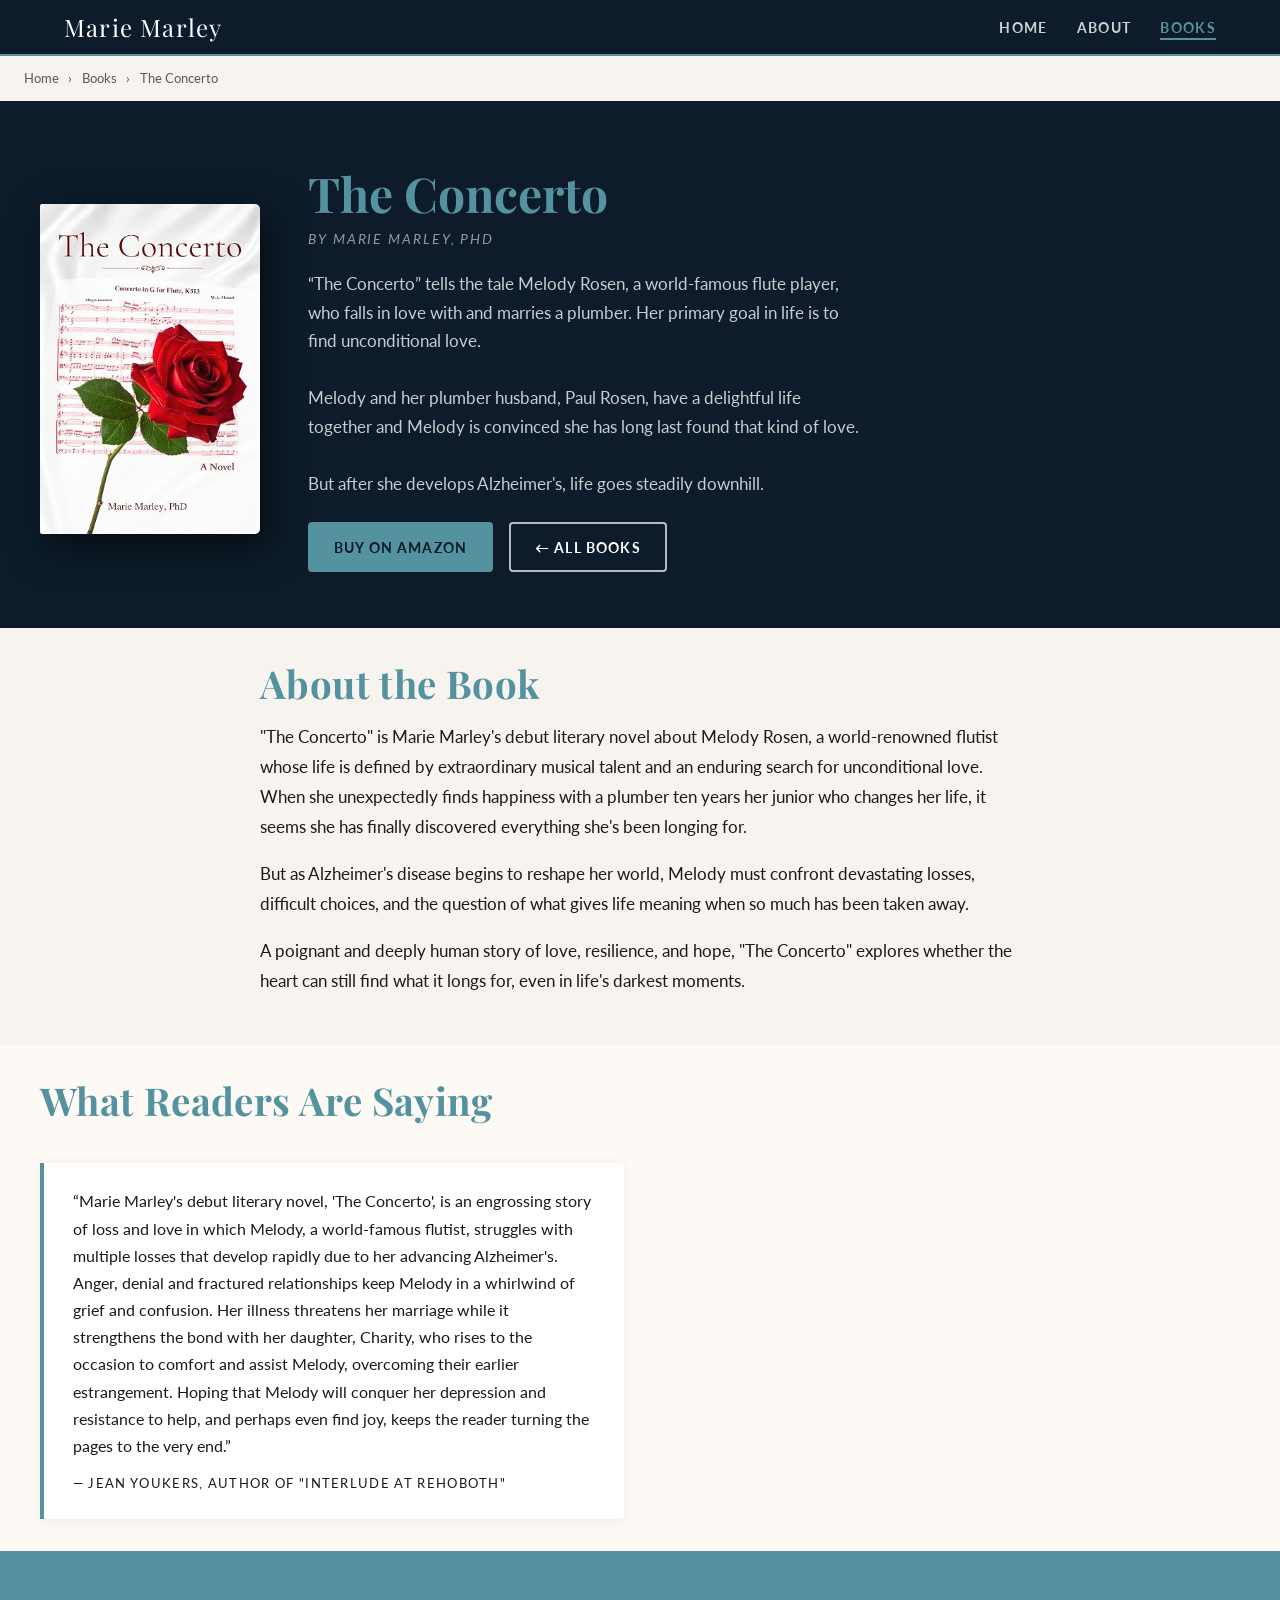
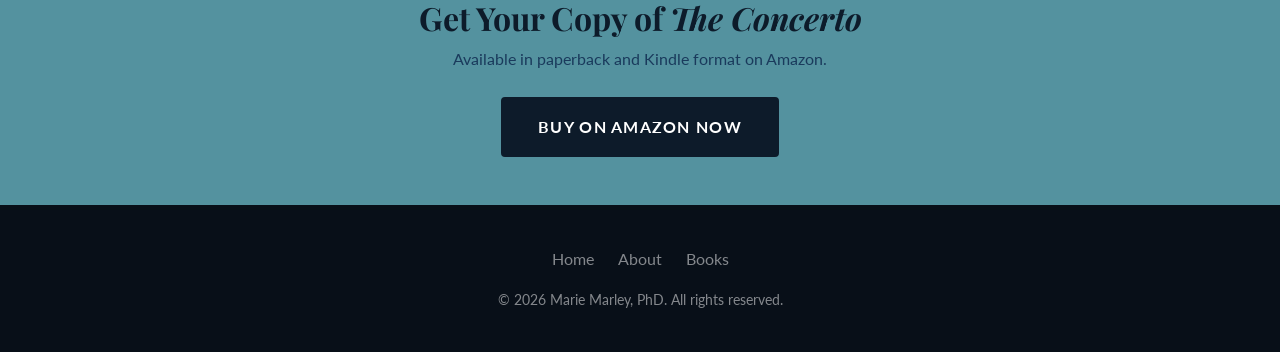
<file: books/the-concerto.html>
<!doctype html>
<html lang="en">
  <head>
    <meta charset="UTF-8" />
    <meta name="viewport" content="width=device-width, initial-scale=1.0" />

    <title>The Concerto — Marie Marley, PhD</title>
    <meta
      name="description"
      content="'The Concerto' tells the tale of Melody Rosen, a world-famous flute player, who falls in love with and marries a plumber. But after she develops Alzheimer's, life goes steadily downhill."
    />
    <meta
      name="keywords"
      content="Literary novel, Novel, Fiction, Alzheimer's, Dementia, Marie Marley, Marley, Romance, Love story, The Concerto, The Concerto: A Novel"
    />
    <meta name="author" content="Marie Marley, PhD" />
    <meta name="robots" content="index, follow" />
    <link
      rel="canonical"
      href="https://www.mariemarley.com/books/the-concerto.html"
    />

    <meta property="og:type" content="book" />
    <meta property="og:title" content="The Concerto — Marie Marley, PhD" />
    <meta
      property="og:description"
      content="'The Concerto' tells the tale of Melody Rosen, a world-famous flute player, who falls in love with and marries a plumber. But after she develops Alzheimer's, life goes steadily downhill."
    />
    <meta
      property="og:url"
      content="https://www.mariemarley.com/books/the-concerto.html"
    />
    <meta
      property="og:image"
      content="https://www.mariemarley.com/concerto-cover.jpg"
    />

    <link rel="preconnect" href="https://fonts.googleapis.com" />
    <link rel="preconnect" href="https://fonts.gstatic.com" crossorigin />
    <link
      href="https://fonts.googleapis.com/css2?family=Playfair+Display:ital,wght@0,400;0,700;1,400&family=Lato:wght@400;700&display=swap"
      rel="stylesheet"
    />
    <link rel="stylesheet" href="../style.css" />

    <script type="application/ld+json">
      {
        "@context": "https://schema.org",
        "@type": "Book",
        "name": "The Concerto",
        "author": {
          "@type": "Person",
          "name": "Marie Marley",
          "honorificSuffix": "PhD",
          "url": "https://www.mariemarley.com/"
        },
        "url": "https://www.mariemarley.com/books/the-concerto.html",
        "description": "'The Concerto' tells the tale of Melody Rosen, a world-famous flute player, who falls in love with and marries a plumber. Her primary goal in life is to find unconditional love. But after she develops Alzheimer's, life goes steadily downhill and it seems she won't live to achieve her goal.",
        "genre": ["Literary Fiction", "Fiction"],
        "inLanguage": "en",
        "offers": {
          "@type": "Offer",
          "url": "https://www.amazon.com/gp/product/B0HKKL2ZJB",
          "availability": "https://schema.org/InStock",
          "seller": { "@type": "Organization", "name": "Amazon" }
        }
      }
    </script>
    <meta http-equiv="X-Clacks-Overhead" content="GNU Terry Pratchett" />
  </head>

  <body>
    <nav class="site-nav" role="navigation" aria-label="Main navigation">
      <div class="site-nav-inner">
        <a href="../index.html" class="nav-logo">Marie <span>Marley</span></a>
        <ul class="nav-links">
          <li><a href="../index.html">Home</a></li>
          <li><a href="../index.html#about">About</a></li>
          <li>
            <a href="../index.html#books" class="active" aria-current="page"
              >Books</a
            >
          </li>
        </ul>
      </div>
    </nav>

    <nav class="breadcrumb" aria-label="Breadcrumb">
      <a href="../index.html">Home</a>
      <span aria-hidden="true">›</span>
      <a href="../index.html#books">Books</a>
      <span aria-hidden="true">›</span>
      The Concerto
    </nav>

    <main id="main-content">
      <section class="book-hero" aria-labelledby="book-title">
        <div class="book-hero-inner">
          <div class="book-hero-cover">
            <img
              src="../concerto-cover.jpg"
              alt="The Concerto book cover"
              width="220"
              height="330"
            />
          </div>
          <div class="book-hero-meta">
            <h1 id="book-title">The Concerto</h1>
            <p class="book-subtitle-line">By Marie Marley, PhD</p>
            <p>
              “The Concerto” tells the tale Melody Rosen, a world-famous flute
              player, who falls in love with and marries a plumber. Her primary
              goal in life is to find unconditional love. <br /><br />
              Melody and her plumber husband, Paul Rosen, have a delightful life
              together and Melody is convinced she has long last found that kind
              of love. <br /><br />
              But after she develops Alzheimer's, life goes steadily downhill.
            </p>
            <div class="book-cta-group">
              <a
                href="https://www.amazon.com/gp/product/B0HKKL2ZJB"
                class="btn btn-primary"
                target="_blank"
                rel="noopener noreferrer"
                aria-label="Buy The Concerto on Amazon (opens in new tab)"
                >Buy on Amazon</a
              >
              <a href="../index.html#books" class="btn btn-ghost"
                >← All Books</a
              >
            </div>
          </div>
        </div>
      </section>

      <section class="book-desc-section" aria-labelledby="desc-heading">
        <div class="book-desc-inner">
          <h2 id="desc-heading" class="section-heading">About the Book</h2>
          <p>
            "The Concerto" is Marie Marley's debut literary novel about Melody
            Rosen, a world-renowned flutist whose life is defined by
            extraordinary musical talent and an enduring search for
            unconditional love. When she unexpectedly finds happiness with a
            plumber ten years her junior who changes her life, it seems she has
            finally discovered everything she's been longing for.
          </p>
          <p>
            But as Alzheimer's disease begins to reshape her world, Melody must
            confront devastating losses, difficult choices, and the question of
            what gives life meaning when so much has been taken away.
          </p>
          <p>
            A poignant and deeply human story of love, resilience, and hope,
            "The Concerto" explores whether the heart can still find what it
            longs for, even in life's darkest moments.
          </p>
        </div>
      </section>

      <section class="reviews-section" aria-labelledby="reviews-heading">
        <div class="reviews-inner">
          <h2 class="section-heading" id="reviews-heading">
            What Readers Are Saying
          </h2>
          <div class="reviews-grid">
            <div class="review-card">
              <p class="review-text">
                &ldquo;Marie Marley's debut literary novel, 'The Concerto', is
                an engrossing story of loss and love in which Melody, a
                world-famous flutist, struggles with multiple losses that
                develop rapidly due to her advancing Alzheimer's. Anger, denial
                and fractured relationships keep Melody in a whirlwind of grief
                and confusion. Her illness threatens her marriage while it
                strengthens the bond with her daughter, Charity, who rises to
                the occasion to comfort and assist Melody, overcoming their
                earlier estrangement. Hoping that Melody will conquer her
                depression and resistance to help, and perhaps even find joy,
                keeps the reader turning the pages to the very end.&rdquo;
              </p>
              <p class="review-attribution">
                &mdash; Jean Youkers, author of "Interlude at Rehoboth"
              </p>
            </div>
          </div>
        </div>
      </section>

      <section class="book-cta-banner" aria-labelledby="cta-heading">
        <h2 id="cta-heading">Get Your Copy of <em>The Concerto</em></h2>
        <p>Available in paperback and Kindle format on Amazon.</p>
        <a
          href="https://www.amazon.com/gp/product/B0HKKL2ZJB"
          class="btn btn-primary"
          target="_blank"
          rel="noopener noreferrer"
          >Buy on Amazon Now</a
        >
      </section>
    </main>

    <footer class="site-footer" role="contentinfo">
      <div class="footer-inner">
        <ul class="footer-links">
          <li><a href="../index.html">Home</a></li>
          <li><a href="../index.html#about">About</a></li>
          <li><a href="../index.html#books">Books</a></li>
        </ul>
        <p class="footer-copy">
          &copy; <span id="yr"></span> Marie Marley, PhD. All rights reserved.
        </p>
      </div>
    </footer>
    <script>
      document.getElementById("yr").textContent = new Date().getFullYear();
    </script>
  </body>
</html>
</file>
<file: style.css>
/* ============================================================
   Marie Marley, PhD — Author Website
   Type: Playfair Display (display) + Lato (body)
   ============================================================ */

/* ---------- Reset & Base ---------- */
*, *::before, *::after { box-sizing: border-box; margin: 0; padding: 0; }

:root {
  --aqua:        #54929f;
  --aqua-deep:   #205482;
  --navy:        #0d1b2a;
  --navy-mid:    #1a3a5c;
  --cream:       #f7f3ee;
  --warm-white:  #fdfaf6;
  --body-text:   #1a1a1a;
  --muted:       #5a5a5a;
  --shelf-wood:  #7a5230;
  --shelf-dark:  #4a3018;
  --shelf-lip:   #271a0a;
  --gold:        #c89c4a;
  --vt-wood-dark: #1a1208;
  --vt-wood-medium: #2d2116;
  --vt-wood-light: #3d2e1f;

  --max-w: 1200px;
  --section-pad: 2rem 1.5rem;
  --radius: 4px;
}

html { scroll-behavior: smooth; }

body {
  font-family: 'Lato', 'Segoe UI', Arial, sans-serif;
  font-size: 17px;
  line-height: 1.75;
  color: var(--body-text);
  background: var(--warm-white);
}

img { display: block; max-width: 100%; height: auto; }

a { color: var(--aqua-deep); text-decoration: underline; }
a:hover { color: var(--navy); }

/* ---------- Typography ---------- */
h1, h2, h3, h4 {
  font-family: 'Playfair Display', Georgia, 'Times New Roman', serif;
  line-height: 1.2;
}

.section-heading {
  color: var(--aqua);
  font-size: clamp(1.6rem, 3.5vw, 2.4rem);
  margin-bottom: 0.5rem;
  letter-spacing: 0.01em;
  margin-bottom: 2.5rem;
}

.section-subhead {
  color: var(--muted);
  font-size: 1rem;
  font-weight: 400;
  margin-bottom: 2.5rem;
  font-style: italic;
}

/* ---------- Buttons ---------- */
.btn {
  display: inline-block;
  padding: 0.65rem 1.5rem;
  border-radius: var(--radius);
  font-family: 'Lato', sans-serif;
  font-size: 0.9rem;
  font-weight: 700;
  text-transform: uppercase;
  letter-spacing: 0.08em;
  text-decoration: none;
  transition: background 0.2s, color 0.2s, transform 0.15s;
  cursor: pointer;
}

.btn-primary {
  background: var(--aqua);
  color: var(--navy);
  border: 2px solid var(--aqua);
}
.btn-primary:hover {
  background: var(--aqua-deep);
  border-color: var(--aqua-deep);
  color: white;
  transform: translateY(-1px);
}

.btn-outline {
  background: transparent;
  color: var(--navy-mid);
  border: 2px solid var(--navy-mid);
}
.btn-outline:hover {
  background: var(--navy-mid);
  color: white;
  transform: translateY(-1px);
}

.btn-ghost {
  background: transparent;
  color: white;
  border: 2px solid rgba(255,255,255,0.7);
}
.btn-ghost:hover {
  background: rgba(255,255,255,0.15);
  border-color: white;
  color: white;
}

/* ---------- Site Header & Hero ---------- */
.site-header {
  position: relative;
  width: 100%;
  background: var(--navy);
  overflow: hidden;
}

.hero-cityscape {
  position: absolute;
  inset: 0;
  width: 100%;
  height: 100%;
  object-fit: cover;
  object-position: center bottom;
  opacity: .3;
}

.hero-overlay {
  position: absolute;
  inset: 0;
  background: linear-gradient(
    to bottom,
    rgba(13,27,42,0.55) 0%,
    rgba(13,27,42,0.25) 55%,
    rgba(13,27,42,0.72) 100%
  );
  filter: brightness(15);
}

.hero-content {
  position: relative;
  z-index: 2;
  display: flex;
  align-items: center;
  justify-content: center;
  padding: 3.5rem 1.5rem 2rem;
  min-height: 220px;
}

.hero-name {
  font-family: 'Playfair Display', Georgia, serif;
  font-size: clamp(2rem, 5.5vw, 4rem);
  color: white;
  text-align: center;
  letter-spacing: 0.04em;
  text-shadow: 0 2px 18px rgba(0,0,0,0.5);
  line-height: 1.1;
}

.hero-name span {
  display: block;
  font-size: 0.45em;
  font-weight: 400;
  letter-spacing: 0.18em;
  text-transform: uppercase;
  margin-top: 0.3em;
}

/* ---------- Bookshelf ---------- */
.bookshelf-section {
  position: relative;
  z-index: 2;
  background: transparent;
  padding: 0 0 0;
  overflow: hidden;
}

/* The wooden shelf sits at the bottom of the header region */
.shelf-wrapper {
  background: linear-gradient(to bottom, rgba(13,27,42,0.85) 0%, var(--navy) 100%);
  padding: 1.5rem 1.5rem 0;
  display: flex;
  justify-content: center;
}

.shelf-inner {
  width: 100%;
  max-width: var(--max-w);
  position: relative;
}

.shelf-books {
  display: flex;
  align-items: flex-end;
  justify-content: center;
  gap: 2rem;
  padding: 0 1rem;
}

.shelf-book {
  display: flex;
  flex-direction: column;
  align-items: center;
  text-decoration: none;
  transition: transform 0.25s;
  flex: 0 0 auto;
}

.shelf-book:hover { transform: translateY(-8px); }

.shelf-book img {
  width: clamp(70px, 10vw, 130px);
  height: auto;
  box-shadow: 4px 6px 16px rgba(0,0,0,0.55);
  border-radius: 2px 3px 3px 2px;
}

.shelf-book.coming-soon {
  opacity: 0.55;
  cursor: default;
}
.shelf-book.coming-soon:hover { transform: none; }

.shelf-book-label {
  visibility: hidden;
  position: fixed;
  font-family: 'Lato', sans-serif;
  font-size: 0.65rem;
  color: rgba(255,255,255,0.6);
  text-transform: uppercase;
  letter-spacing: 0.12em;
  margin-top: 0.5rem;
  text-align: center;
}

/* The plank */
.shelf-plank {
  height: 20px;
  background: url("data:image/svg+xml,%3Csvg viewBox='0 0 100 100' xmlns='://www.w3.org/2000/svg'%3E%3Cfilter id='noise'%3E%3CfeTurbulence type='fractalNoise' baseFrequency='0.8' numOctaves='4' stitchTiles='stitch'/%3E%3C/filter%3E%3Crect width='100%25' height='100%25' filter='url(%23noise)' opacity='0.08'/%3E%3C/svg%3E"),
    linear-gradient(
      180deg,
      var(--vt-wood-dark) 0%,
      var(--vt-wood-medium) 15%,
      var(--vt-wood-light) 50%,
      var(--vt-wood-medium) 85%,
      var(--vt-wood-dark) 100%
    );
  box-shadow: 0 6px 18px rgba(0,0,0,0.55);
  border-radius: 2px;
  position: relative;
  left: -50%;
  width: 200%;
}
.shelf-plank::before {
  content: '';
  position: absolute;
  top: 2px; left: 0; right: 0;
  height: 3px;
  background: linear-gradient(
    90deg,
    transparent 0%,
    rgba(139, 115, 85, 0.3) 20%,
    rgba(139, 115, 85, 0.5) 50%,
    rgba(139, 115, 85, 0.3) 80%,
    transparent 100%);
  border-radius: 2px;
}
.shelf-lip {
  height: 10px;
  background: var(--shelf-lip);
  box-shadow: 0 4px 10px rgba(0,0,0,0.4);
  position: relative;
  left: -50%;
  width: 200%;
}
.shelf-lip::after {
  content: "";
  position: absolute;
  bottom: 0;
  left: 0;
  right: 0;
  height: 30px;
  background: linear-gradient( 90deg, transparent 0%, rgba(128, 109, 87, 0.3) 20%, rgba(69, 58, 43, 0.5) 50%, rgba(95, 73, 46, 0.3) 80%, transparent 100% );
}

/* ---------- Navigation Bar ---------- */
.site-nav {
  background: var(--navy);
  border-bottom: 2px solid var(--aqua);
  position: sticky;
  top: 0;
  z-index: 100;
}

.site-nav-inner {
  max-width: var(--max-w);
  margin: 0 auto;
  padding: 0 1.5rem;
  display: flex;
  align-items: center;
  justify-content: space-between;
  height: 54px;
}

.nav-logo {
  font-family: 'Playfair Display', Georgia, serif;
  font-size: 1.5rem;
  color: white;
  text-decoration: none;
  letter-spacing: 0.05em;
}

a.nav-logo:hover {
  color:white;
  text-decoration: underline;
}

.nav-links {
  display: flex;
  gap: 1.8rem;
  list-style: none;
}

.nav-links a {
  font-size: 0.85rem;
  font-weight: 700;
  text-transform: uppercase;
  letter-spacing: 0.1em;
  color: rgba(255,255,255,0.8);
  text-decoration: none;
  transition: color 0.2s;
  padding-bottom: 2px;
  border-bottom: 2px solid transparent;
}
.nav-links a:hover,
.nav-links a.active {
  color: var(--aqua);
  border-bottom-color: var(--aqua);
}

/* ---------- About / Bio Section ---------- */
.about-section {
  background: var(--cream);
  padding: var(--section-pad);
}

.about-inner {
  max-width: var(--max-w);
  margin: 0 auto;
  display: grid;
  grid-template-columns: 280px 1fr;
  gap: 3.5rem;
  align-items: start;
}

.about-photo-wrap {
  position: relative;
}

.about-photo {
  width: 100%;
  border-radius: var(--radius);
  box-shadow: 6px 8px 28px rgba(13,27,42,0.22);
}

.about-photo-caption {
  font-size: 0.78rem;
  color: var(--muted);
  text-align: center;
  margin-top: 0.6rem;
  font-style: italic;
}

.about-text h2 {
  color: var(--aqua);
  font-size: clamp(1.8rem, 3vw, 2.6rem);
  margin-bottom: 0.15rem;
}

.about-text .author-credential {
  font-size: 0.85rem;
  color: var(--muted);
  text-transform: uppercase;
  letter-spacing: 0.14em;
  font-weight: 700;
  margin-bottom: 1.5rem;
  display: block;
}

.about-text p { margin-bottom: 1.1rem; }
.about-text p:last-child { margin-bottom: 0; }

/* ---------- Books Section ---------- */
.books-section {
  background: var(--warm-white);
  padding: var(--section-pad);
}

.books-section-inner {
  max-width: var(--max-w);
  margin: 0 auto;
}

.books-grid {
  display: block;
}

.book-card {
  background: white;
  border-radius: var(--radius);
  box-shadow: 0 2px 16px rgba(13,27,42,0.09);
  overflow: hidden;
  display: grid;
  transition: box-shadow 0.25s, transform 0.25s;
  margin-bottom: 2.5rem;
  grid-template-columns: repeat(6, 1fr);
}

.book-card:hover {
  box-shadow: 0 8px 32px rgba(13,27,42,0.16);
  transform: translateY(-3px);
}

.book-card-cover {
  background: var(--navy-mid);
  padding: 2rem 2rem 1.5rem;
}

.book-card-cover img {
  width: clamp(120px, 50%, 160px);
  box-shadow: 4px 6px 20px rgba(0,0,0,0.4);
  border-radius: 2px 4px 4px 2px;
  place-self: center;
}

.book-card-body {
  padding: 1.5rem;
  grid-column-start: 2;
  grid-column-end: 6;
}

.book-card-title {
  color: var(--aqua);
  font-size: 1.5rem;
  margin-bottom: 0.4rem;
}

a.book-card-title {
  text-decoration: none;
}

.book-card-subtitle {
  font-size: 0.8rem;
  color: var(--muted);
  margin-bottom: 1rem;
  font-style: italic;
}

.book-card-desc {
  font-size: 0.95rem;
  color: var(--body-text);
  line-height: 1.65;
  flex: 1;
  margin-bottom: 1.4rem;
}

.book-card-links {
  display: flex;
  gap: 0.8rem;
  flex-wrap: wrap;
  margin-top: auto;
}

/* ---------- Upcoming Book Teaser ---------- */
.upcoming-section {
  background: var(--navy);
  padding: var(--section-pad);
  text-align: center;
}

.upcoming-inner {
  max-width: 660px;
  margin: 0 auto;
}

.upcoming-section .section-heading { color: var(--aqua); }
.upcoming-section p.section-subhead { color: rgba(255,255,255,0.55); text-align: center;}

.upcoming-section p {
  color: rgba(255,255,255,0.8);
  font-size: 1.05rem;
  margin-bottom: 2rem;
  text-align: left;
}

/* ---------- Footer ---------- */
.site-footer {
  background: #080f18;
  color: rgba(255,255,255,0.5);
  padding: 2.5rem 1.5rem;
  text-align: center;
  font-size: 0.85rem;
}

.footer-inner {
  max-width: var(--max-w);
  margin: 0 auto;
}

.footer-links {
  list-style: none;
  display: flex;
  gap: 1.5rem;
  justify-content: center;
  margin-bottom: 1rem;
  flex-wrap: wrap;
}

.footer-links a {
  color: rgba(255,255,255,0.5);
  text-decoration: none;
  font-size: 1rem;
  transition: color 0.2s;
}
.footer-links a:hover { color: var(--aqua); }

.footer-copy { margin-top: 0.5rem; }

/* ============================================================
   BOOK DETAIL PAGE
   ============================================================ */

/* Book page hero */
.book-hero {
  background: var(--navy);
  padding: 4rem 1.5rem 3.5rem;
}

.book-hero-inner {
  max-width: var(--max-w);
  margin: 0 auto;
  display: grid;
  grid-template-columns: 220px 1fr;
  gap: 3rem;
  align-items: center;
}

.book-hero-cover img {
  width: 100%;
  box-shadow: 8px 12px 36px rgba(0,0,0,0.55);
  border-radius: 2px 5px 5px 2px;
}

.book-hero-meta { color: white; }

.book-hero-meta h1 {
  color: var(--aqua);
  font-size: clamp(1.8rem, 4vw, 3rem);
  margin-bottom: 0.3rem;
}

.book-hero-meta .book-subtitle-line {
  font-size: 0.85rem;
  color: rgba(255,255,255,0.55);
  text-transform: uppercase;
  letter-spacing: 0.14em;
  margin-bottom: 1.2rem;
  font-style: italic;
}

.book-hero-meta p {
  font-size: 1.05rem;
  color: rgba(255,255,255,0.78);
  line-height: 1.7;
  margin-bottom: 1.5rem;
  max-width: 560px;
}

.book-cta-group {
  display: flex;
  gap: 1rem;
  flex-wrap: wrap;
  margin-top: 0.5rem;
}

/* Book description */
.book-desc-section {
  background: var(--cream);
  padding: var(--section-pad);
}

.book-desc-inner {
  max-width: 760px;
  margin: 0 auto;
}

.book-desc-inner h2 { color: var(--aqua); margin-bottom: 1rem; }
.book-desc-inner p { margin-bottom: 1.1rem; }

/* Reviews */
.reviews-section {
  background: var(--warm-white);
  padding: var(--section-pad);
}

.reviews-inner {
  max-width: var(--max-w);
  margin: 0 auto;
}

.reviews-grid {
  display: grid;
  grid-template-columns: repeat(2, 1fr);
  gap: 2rem;
  margin-top: 2rem;
}

.review-card {
  background: white;
  border-left: 4px solid var(--aqua);
  border-radius: 0 var(--radius) var(--radius) 0;
  padding: 1.5rem 1.8rem;
  box-shadow: 0 2px 12px rgba(13,27,42,0.07);
}

.review-text {
  font-size: 1rem;
  color: var(--body-text);
  line-height: 1.7;
  margin-bottom: 0.8rem;
}

.review-attribution {
  font-size: 0.82rem;
  text-transform: uppercase;
  letter-spacing: 0.1em;
}

/* Awards */
.awards-section {
  background: var(--navy);
  padding: var(--section-pad);
}

.awards-inner {
  max-width: var(--max-w);
  margin: 0 auto;
}

.awards-inner .section-heading { color: var(--aqua); }

.awards-list {
  list-style: none;
  display: flex;
  flex-wrap: wrap;
  gap: 1rem;
  margin-top: 1.5rem;
}

.awards-list li {
  background: rgba(46,196,214,0.12);
  border: 1px solid rgba(46,196,214,0.35);
  color: var(--aqua);
  padding: 0.6rem 1.2rem;
  border-radius: 2rem;
  font-size: 0.88rem;
  font-weight: 700;
  letter-spacing: 0.06em;
}

/* Book page CTA banner */
.book-cta-banner {
  background: var(--aqua);
  padding: 3rem 1.5rem;
  text-align: center;
}

.book-cta-banner h2 {
  color: var(--navy);
  font-size: clamp(1.4rem, 3vw, 2rem);
  margin-bottom: 0.5rem;
}
.book-cta-banner p {
  color: var(--navy-mid);
  margin-bottom: 1.5rem;
  font-size: 1rem;
}
.book-cta-banner .btn-primary {
  background: var(--navy);
  border-color: var(--navy);
  color: white;
  font-size: 1rem;
  padding: 0.85rem 2.2rem;
}
.book-cta-banner .btn-primary:hover {
  background: #0d1b2a;
  border-color: #0d1b2a;
}

/* Breadcrumb nav */
.breadcrumb {
  background: var(--cream);
  padding: 0.7rem 1.5rem;
  font-size: 0.82rem;
  color: var(--muted);
}
.breadcrumb a {
  color: var(--muted);
  text-decoration: none;
}
.breadcrumb a:hover { color: var(--aqua-deep); }
.breadcrumb span { margin: 0 0.4rem; }

/* ============================================================
   RESPONSIVE
   ============================================================ */

@media (max-width: 900px) {
  .about-inner {
    grid-template-columns: 1fr;
  }
  .about-photo-wrap {
    max-width: 280px;
    margin: 0 auto;
  }
  .books-grid {
    grid-template-columns: repeat(2, 1fr);
  }
  .book-hero-inner {
    grid-template-columns: 180px 1fr;
    gap: 2rem;
  }
  .reviews-grid {
    grid-template-columns: 1fr;
  }
}

@media (max-width: 640px) {
  :root { --section-pad: 2.8rem 1.2rem; }

  .nav-logo {
    line-height: 1.2rem;
    font-size: 1.2rem;
    padding-right: 1rem;
  }

  .shelf-books { gap: 0.8rem; }
  .shelf-book img { width: clamp(55px, 18vw, 90px); }

  .books-grid {
    max-width: 420px;
    margin: 0 auto;
  }

  .book-card {
    grid-template-columns: 1fr;
  }

  .book-hero-inner {
    grid-template-columns: 1fr;
    text-align: center;
  }
  .book-hero-cover {
    max-width: 200px;
    margin: 0 auto;
  }
  .book-hero-meta p { max-width: 100%; }
  .book-cta-group { justify-content: center; }

  .nav-links { gap: 1rem; }
  .nav-links a { font-size: 0.76rem; }

  .hero-name { font-size: clamp(1.5rem, 7vw, 2.8rem); }
}

@media (max-width: 400px) {
  .shelf-books { gap: 0.5rem; }
  .shelf-book img { width: 55px; }
  .nav-links { gap: 0.7rem; }
  .nav-links a { font-size: 0.7rem; letter-spacing: 0.05em; }
}

/* ---------- Print / reduced motion ---------- */
@media (prefers-reduced-motion: reduce) {
  .shelf-book, .book-card, .btn { transition: none; }
}
</file>
